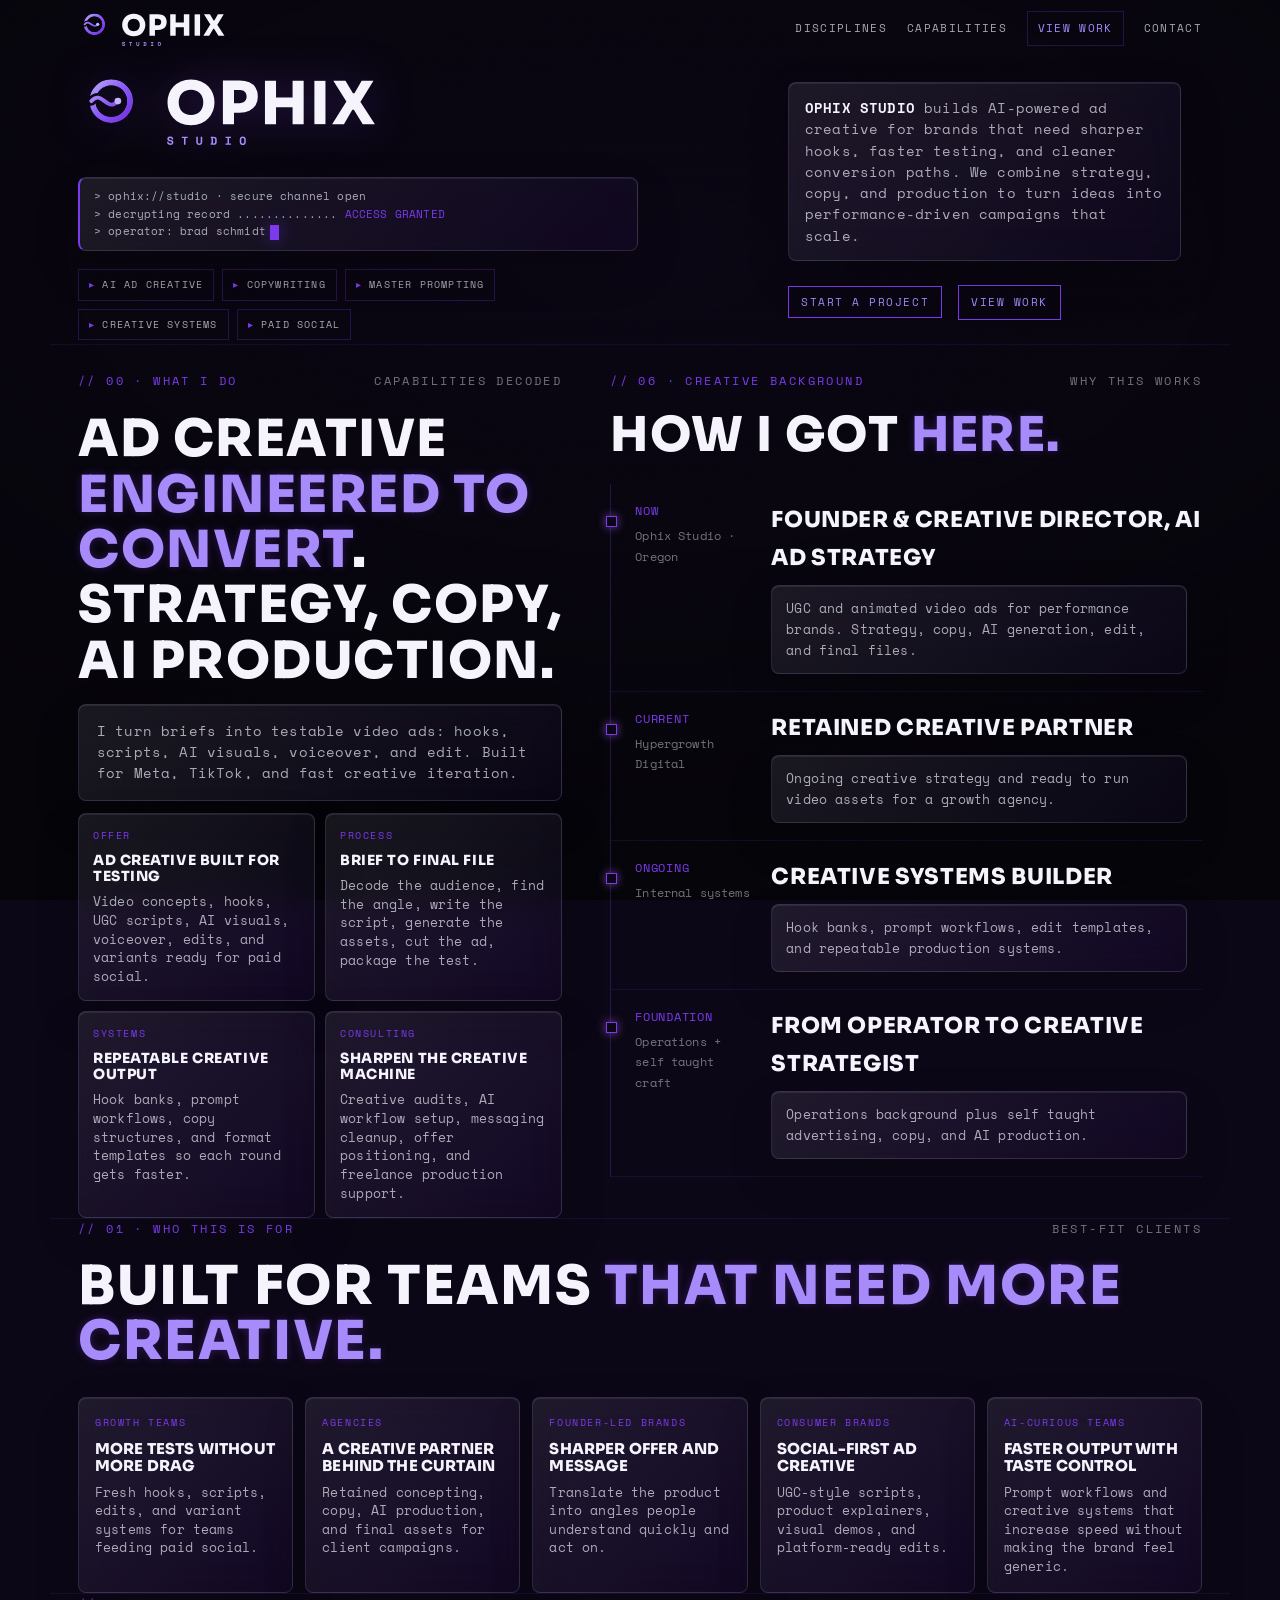
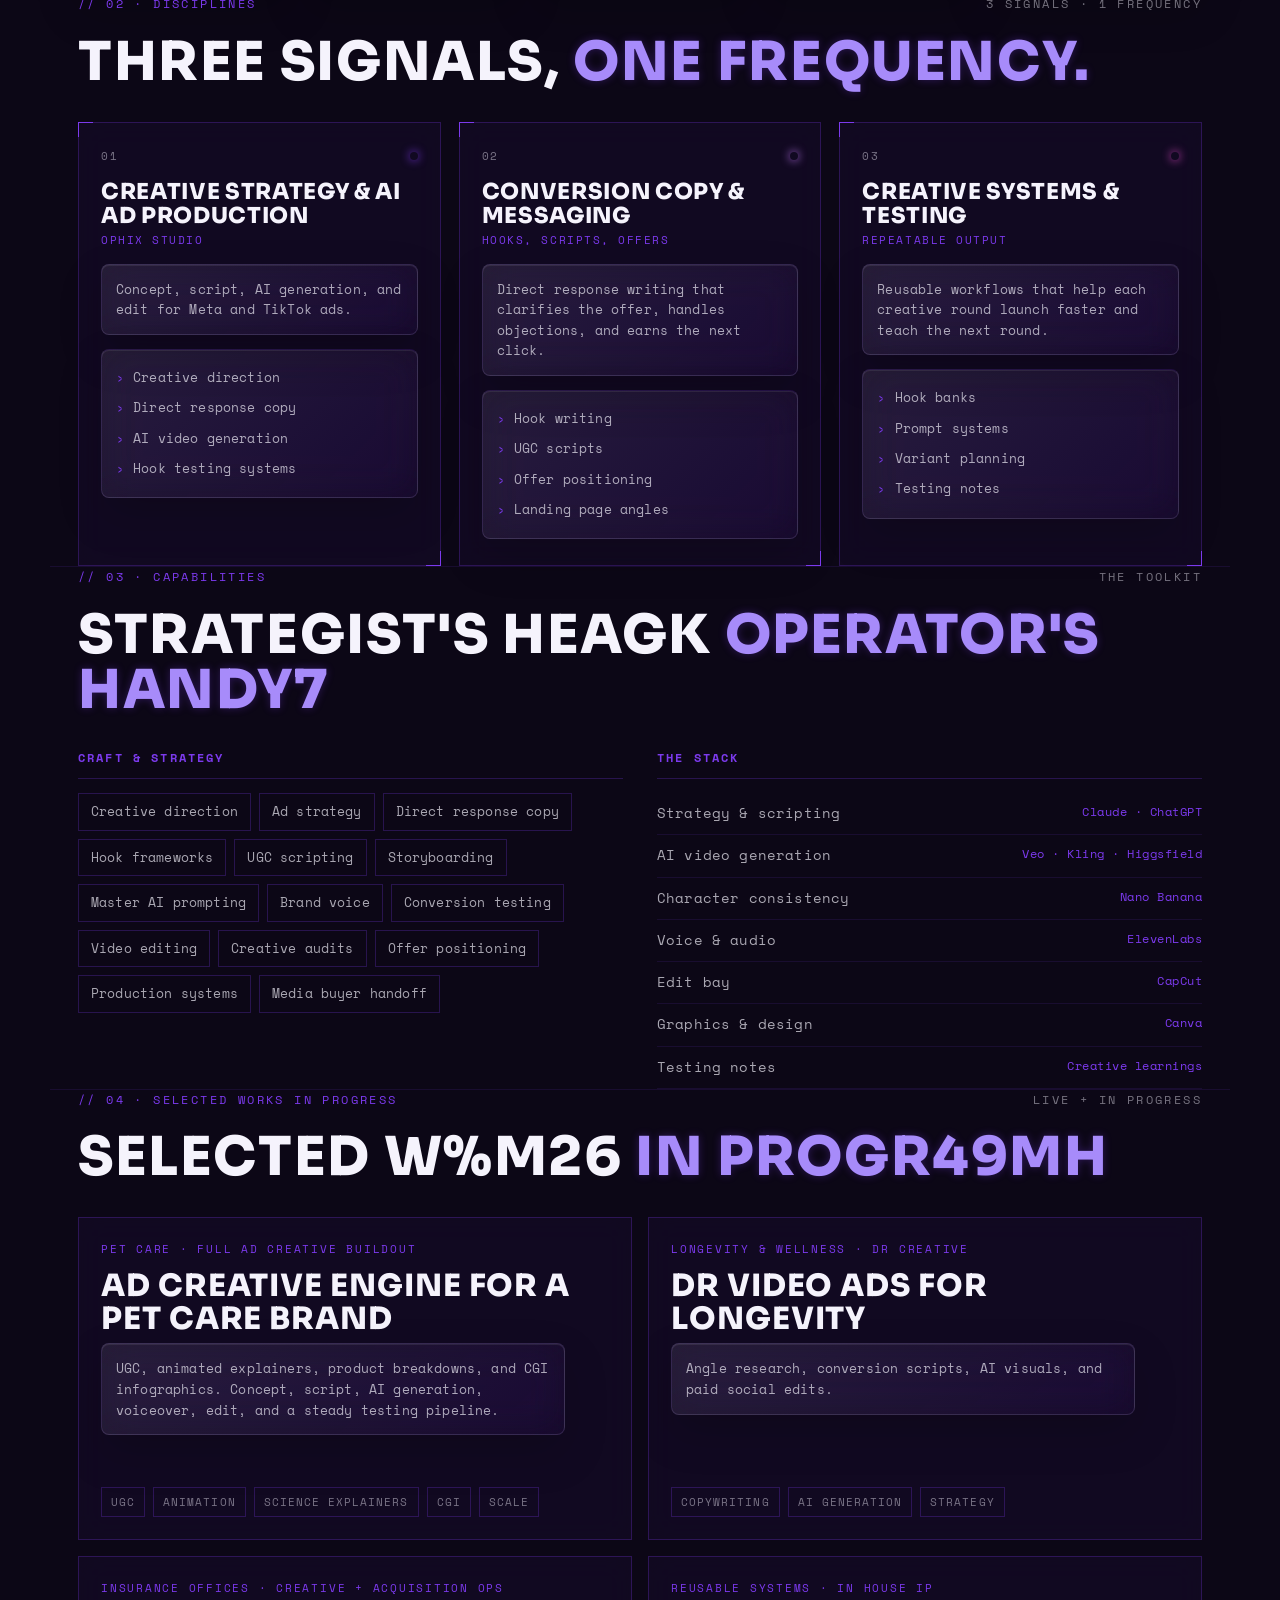
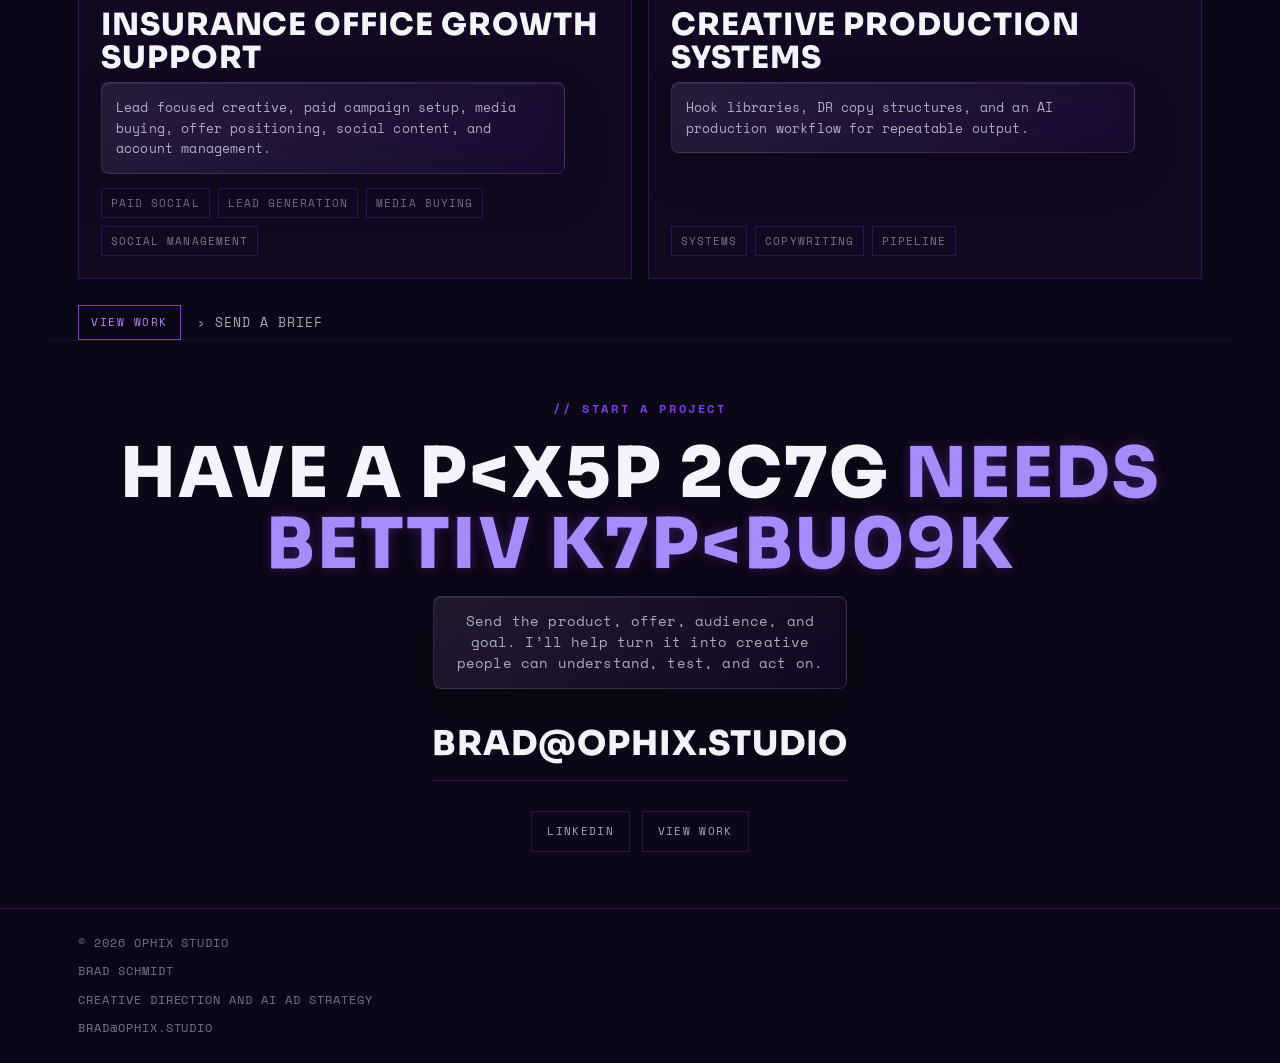
<file: index.html>
<!DOCTYPE html>
<html lang="en">
<head>
<meta charset="UTF-8" />
<meta name="viewport" content="width=device-width, initial-scale=1.0" />
<title>Ophix Studio</title>
<meta name="description" content="AI-Powered Creative Strategy, UGC Ads &amp; Performance Marketing" />
<meta name="robots" content="index, follow, max-image-preview:large" />
<meta name="author" content="Ophix Studio" />
<meta name="theme-color" content="#0C0716" />
<link rel="canonical" href="https://www.ophix.studio" />

<meta property="og:title" content="Ophix Studio" />
<meta property="og:description" content="AI-Powered Creative Strategy, UGC Ads &amp; Performance Marketing" />
<meta property="og:image" content="https://www.ophix.studio/og-image.jpg" />
<meta property="og:image:secure_url" content="https://www.ophix.studio/og-image.jpg" />
<meta property="og:image:type" content="image/jpeg" />
<meta property="og:image:width" content="1200" />
<meta property="og:image:height" content="630" />
<meta property="og:image:alt" content="Ophix Studio - AI-Powered Creative Strategy, UGC Ads &amp; Performance Marketing" />
<meta property="og:url" content="https://www.ophix.studio" />
<meta property="og:type" content="website" />
<meta property="og:site_name" content="Ophix Studio" />
<meta property="og:locale" content="en_US" />

<meta name="twitter:card" content="summary_large_image" />
<meta name="twitter:title" content="Ophix Studio" />
<meta name="twitter:description" content="AI-Powered Creative Strategy, UGC Ads &amp; Performance Marketing" />
<meta name="twitter:image" content="https://www.ophix.studio/og-image.jpg" />
<meta name="twitter:image:alt" content="Ophix Studio - AI-Powered Creative Strategy, UGC Ads &amp; Performance Marketing" />

<link rel="icon" type="image/png" sizes="180x180" href="https://www.ophix.studio/favicon.png" />
<link rel="icon" type="image/x-icon" href="https://www.ophix.studio/favicon.ico" />
<link rel="shortcut icon" href="https://www.ophix.studio/favicon.ico" />
<link rel="apple-touch-icon" sizes="180x180" href="https://www.ophix.studio/favicon.png" />

<style>
  @font-face{font-family:"Sora";src:url("brand/fonts/Sora-800.ttf") format("truetype");font-weight:800;font-style:normal;font-display:swap}
  @font-face{font-family:"Space Mono";src:url("brand/fonts/SpaceMono-Regular.ttf") format("truetype");font-weight:400;font-style:normal;font-display:swap}
  @font-face{font-family:"Space Mono";src:url("brand/fonts/SpaceMono-Bold.ttf") format("truetype");font-weight:700;font-style:normal;font-display:swap}

  :root{
    --bg:#0C0716;
    --panel:rgba(21,12,40,.62);
    --panel-2:rgba(21,12,40,.80);
    --line:rgba(124,58,237,.26);
    --line-soft:rgba(124,58,237,.12);
    --violet:#7C3AED;
    --violet-2:#6D28D9;
    --violet-soft:rgba(124,58,237,.16);
    --green:#16F2A4;
    --green-soft:rgba(22,242,164,.18);
    --halo:#C4B5FD;
    --light:#A78BFA;
    --text:#F5F3FC;
    --dim:rgba(245,243,252,.68);
    --faint:rgba(245,243,252,.46);
    --white:#F5F3FC;
    --glow:0 0 16px rgba(124,58,237,.48);
    --maxw:1180px;
  }
  *{box-sizing:border-box;margin:0;padding:0}
  html{scroll-behavior:smooth;background:var(--bg);max-width:100%;overflow-x:hidden}
  body{
    background:transparent;color:var(--text);
    font-family:"Space Mono",ui-monospace,monospace;
  font-size:16px;line-height:1.72;-webkit-font-smoothing:antialiased;
    overflow-x:hidden;position:relative;letter-spacing:.01em;
  }
  ::selection{background:var(--violet);color:#06060a}
  a{color:inherit;text-decoration:none}
  img{max-width:100%;display:block}

  /* ---- background layers ---- */
  #matrix{position:fixed;inset:0;z-index:-3;display:block}
  .overlay{position:fixed;inset:0;z-index:-2;pointer-events:none;
    background:radial-gradient(120% 90% at 50% 28%, rgba(12,7,22,.24), rgba(4,4,7,.78) 76%);}
  .scan{position:fixed;inset:0;z-index:-2;pointer-events:none;opacity:.5;
    background:repeating-linear-gradient(to bottom, rgba(0,0,0,0) 0, rgba(0,0,0,0) 2px, rgba(0,0,0,.16) 3px);}
  .grain{position:fixed;inset:0;z-index:-1;pointer-events:none;opacity:.045;mix-blend-mode:overlay;
    background-image:url("data:image/svg+xml,%3Csvg xmlns='http://www.w3.org/2000/svg' width='160' height='160'%3E%3Cfilter id='n'%3E%3CfeTurbulence type='fractalNoise' baseFrequency='.85' numOctaves='3'/%3E%3C/filter%3E%3Crect width='100%25' height='100%25' filter='url(%23n)'/%3E%3C/svg%3E");}

  @media (prefers-reduced-motion: reduce){ *{scroll-behavior:auto} }

  /* ---- helpers ---- */
  .wrap{max-width:var(--maxw);margin:0 auto;padding:0 28px}
  .bebas{font-family:"Sora",Impact,sans-serif;font-weight:800;letter-spacing:.03em}
  .vi{color:var(--violet)}
  .label{font-size:12px;letter-spacing:.22em;text-transform:uppercase;color:var(--violet);font-weight:700}
  .dim{color:var(--dim)}
  .sr-only{position:absolute;width:1px;height:1px;padding:0;margin:-1px;overflow:hidden;clip:rect(0,0,0,0);white-space:nowrap;border:0}

  section{position:relative;padding:74px 0;border-top:1px solid var(--line-soft)}
  .sec-head{display:flex;justify-content:space-between;align-items:center;gap:14px;flex-wrap:wrap;
    font-size:12px;letter-spacing:.2em;text-transform:uppercase;color:var(--faint);margin-bottom:30px}
  .sec-head .l{color:var(--violet)}
  .sec-head .r{color:var(--faint)}
  h2.title{font-family:"Sora",sans-serif;font-weight:800;text-transform:uppercase;font-size:clamp(30px,4.2vw,54px);line-height:1.02;letter-spacing:.03em;color:var(--white)}
  h2.title .vi{color:var(--light);text-shadow:0 0 9px rgba(124,58,237,.3)}

  /* corner-bracket panel */
  .panel{position:relative;background:var(--panel);border:1px solid var(--line);
    backdrop-filter:blur(14px) saturate(130%);transition:border-color .35s,box-shadow .35s,transform .35s}
  .panel::before,.panel::after{content:"";position:absolute;width:14px;height:14px;border:1px solid var(--violet);transition:opacity .35s}
  .panel::before{top:-1px;left:-1px;border-right:none;border-bottom:none}
  .panel::after{bottom:-1px;right:-1px;border-left:none;border-top:none}
  .panel:hover{border-color:var(--violet);box-shadow:0 0 0 1px var(--violet-soft),0 22px 60px rgba(124,58,237,.16)}

  .term,.roleline,.sub,.what-card,.fit-card,.disc p,.disc ul,.work p,.copy p,.contact .lead,.tl p{
    background:linear-gradient(135deg, rgba(245,243,252,.085), rgba(124,58,237,.045));
    border:1px solid rgba(196,181,253,.16);
    border-radius:8px;
    box-shadow:inset 0 1px 0 rgba(255,255,255,.08),0 18px 44px rgba(0,0,0,.18);
    backdrop-filter:blur(18px) saturate(145%);
  }

  /* ---- nav ---- */
  header{position:fixed;top:0;left:0;right:0;z-index:60;transition:background .35s,border-color .35s;border-bottom:1px solid transparent}
  header.on{background:rgba(12,7,22,.80);backdrop-filter:blur(12px);border-bottom:1px solid var(--line)}
  nav{display:flex;align-items:center;justify-content:space-between;max-width:var(--maxw);margin:0 auto;padding:8px 28px}
  .brand{display:flex;align-items:center;width:148px;min-width:148px}
  .brand-logo{width:148px;height:auto;display:block}
  .brand .gl{color:var(--violet);font-size:18px;text-shadow:var(--glow)}
  .navlinks{display:flex;gap:20px;align-items:center}
  .navlinks a{font-size:11px;letter-spacing:.12em;text-transform:uppercase;color:var(--dim);position:relative;transition:color .25s}
  .navlinks a.nav-work{border:1px solid var(--line);padding:7px 10px;color:var(--light)}
  .navlinks a:hover{color:var(--white)}
  .navlinks a::after{content:"";position:absolute;left:0;bottom:-5px;width:0;height:1px;background:var(--violet);transition:width .3s;box-shadow:var(--glow)}
  .navlinks a:hover::after{width:100%}
  .btn{font-family:"Space Mono",monospace;border:1px solid var(--violet);color:var(--light);background:transparent;
    padding:7px 12px;font-size:11px;letter-spacing:.14em;text-transform:uppercase;cursor:pointer;transition:.3s}
  .btn:hover{background:var(--violet);color:#0C0716;box-shadow:0 0 22px rgba(124,58,237,.5)}
  .mobile-actions{display:none;align-items:center;gap:8px}
  .mobile-work,.tg{display:none;background:none;border:1px solid var(--line);color:var(--text);padding:8px 11px;font-family:inherit;font-size:11px;letter-spacing:.12em;cursor:pointer}
  .mobile-work:hover,.tg:hover{border-color:var(--violet);color:var(--light)}

  /* ---- hero ---- */
  .hero{min-height:52svh;display:flex;align-items:flex-start;padding-top:70px;padding-bottom:20px;border-top:none}
  .hero-inner{width:100%}
  .hero-grid{display:grid;grid-template-columns:minmax(560px,1.05fr) minmax(0,.95fr);gap:36px;align-items:start;width:100%}
  .hero-copy{min-width:0}
  .term{font-size:11px;line-height:1.48;color:var(--dim);border-left:2px solid var(--violet);padding:10px 12px 10px 14px;margin-top:16px;width:min(100%,560px);max-width:560px}
  .term .ok{color:var(--violet)}
  .term div{overflow-wrap:anywhere}
  .term div{opacity:1}
  @keyframes boot{to{opacity:1}}
  .cursor{display:inline-block;width:9px;height:15px;background:var(--violet);margin-left:4px;animation:bl 1s steps(1) infinite;box-shadow:var(--glow);vertical-align:middle}
  @keyframes bl{50%{opacity:0}}
  .hero-signal{display:flex;flex-direction:column;align-items:flex-start}
  .hero-logo-title{margin:0}
  .hero-mark{width:min(100%,560px);height:auto;filter:drop-shadow(0 0 22px rgba(124,58,237,.28))}
  .roleline{max-width:54ch;color:var(--dim);font-size:14px;line-height:1.58;padding:14px 16px}
  .roleline b{color:var(--text)}
  .tags{display:flex;flex-wrap:wrap;gap:9px;margin-top:24px}
  .tag{font-size:11px;letter-spacing:.12em;text-transform:uppercase;color:var(--dim);border:1px solid var(--line);padding:6px 11px;white-space:nowrap}
  .tag::before{content:"▸ ";color:var(--violet)}
  .hero-signal .tags{flex-direction:row;align-items:flex-start;justify-content:flex-start;margin-top:18px;width:min(100%,430px);gap:8px}
  .hero-signal .tag{font-size:10px;padding:6px 10px}
  .hero-signal .tag{width:max-content;max-width:100%}
  .hero-cta{display:flex;gap:16px;margin-top:28px;flex-wrap:wrap;align-items:center}
  .arrow{font-size:13px;letter-spacing:.08em;text-transform:uppercase;color:var(--dim);transition:.25s}
  .arrow:hover{color:var(--violet)}

  /* ---- reveal ---- */
  .reveal{opacity:0;transform:translateY(22px);transition:opacity .8s cubic-bezier(.16,1,.3,1),transform .8s cubic-bezier(.16,1,.3,1)}
  .reveal.in{opacity:1;transform:none}
  .stagger>*{opacity:0;transform:translateY(18px);transition:opacity .7s cubic-bezier(.16,1,.3,1),transform .7s cubic-bezier(.16,1,.3,1)}
  .stagger.in>*{opacity:1;transform:none}
  .stagger.in>*:nth-child(2){transition-delay:.08s}
  .stagger.in>*:nth-child(3){transition-delay:.16s}
  .stagger.in>*:nth-child(4){transition-delay:.24s}

  /* ---- statement ---- */
  .statement{font-family:"Sora",sans-serif;font-weight:800;text-transform:uppercase;font-size:clamp(26px,3.6vw,48px);line-height:1.08;letter-spacing:.03em;color:var(--white);max-width:22ch}
  .statement .vi{color:var(--light);text-shadow:0 0 9px rgba(124,58,237,.3)}
  .sub{margin-top:18px;max-width:58ch;color:var(--dim);font-size:13.5px;line-height:1.6;padding:16px 18px}
  .sub b{color:var(--text)}
  .what-blocks{display:grid;grid-template-columns:1fr 1fr;gap:12px;margin-top:14px}
  .what-card{padding:14px 15px;min-height:132px}
  .what-card h3{font-family:"Sora",sans-serif;font-weight:800;text-transform:uppercase;font-size:14px;letter-spacing:.04em;color:var(--white);line-height:1.15}
  .what-card p{margin-top:9px;color:var(--dim);font-size:12.5px;line-height:1.5}
  .what-card .mini{display:block;margin-bottom:8px;font-size:10px;letter-spacing:.16em;text-transform:uppercase;color:var(--violet)}
  .about-trajectory{display:grid;gap:44px;align-items:start}
  .about-copy,.trajectory{min-width:0}
  .swipe-hint{display:none}
  .swipe-dots{display:none}
  .fit-grid{display:grid;grid-template-columns:repeat(5,minmax(0,1fr));gap:12px;margin-top:28px}
  .fit-card{padding:16px;min-height:156px}
  .fit-card .mini{display:block;margin-bottom:10px;font-size:10px;letter-spacing:.16em;text-transform:uppercase;color:var(--violet)}
  .fit-card h3{font-family:"Sora",sans-serif;font-weight:800;text-transform:uppercase;font-size:15px;line-height:1.12;color:var(--white)}
  .fit-card p{margin-top:9px;color:var(--dim);font-size:12.5px;line-height:1.48}

  /* ---- disciplines ---- */
  .disc-grid{display:grid;grid-template-columns:repeat(3,1fr);gap:18px;margin-top:48px}
  .disc{padding:30px 26px 34px}
  .disc .top{display:flex;justify-content:space-between;align-items:center;font-size:11px;letter-spacing:.16em;text-transform:uppercase;color:var(--faint)}
  .disc .dot{width:8px;height:8px;border-radius:50%;box-shadow:0 0 10px currentColor}
  .disc h3{font-family:"Sora",sans-serif;font-weight:800;text-transform:uppercase;font-size:22px;letter-spacing:.03em;color:var(--white);margin:20px 0 2px;line-height:1.12}
  .disc .alias{font-size:11px;letter-spacing:.14em;text-transform:uppercase;color:var(--violet);margin-bottom:14px}
  .disc p{font-size:13px;color:var(--dim);line-height:1.58;padding:14px}
  .disc ul{list-style:none;margin-top:14px;border-top:1px solid var(--line-soft);padding:14px}
  .disc li{font-size:13px;color:var(--dim);padding:4px 0;display:flex;gap:9px}
  .disc li::before{content:"›";color:var(--violet)}

  /* ---- capabilities ---- */
  .cap-grid{display:grid;grid-template-columns:1fr 1fr;gap:50px;margin-top:46px}
  .cap-col h4{font-size:12px;letter-spacing:.18em;text-transform:uppercase;color:var(--violet);margin-bottom:20px;padding-bottom:12px;border-bottom:1px solid var(--line)}
  .skills{display:flex;flex-wrap:wrap;gap:8px}
  .skill{font-size:12.5px;border:1px solid var(--line);padding:7px 12px;color:var(--dim);transition:.3s}
  .skill:hover{border-color:var(--green);color:var(--white);box-shadow:0 0 16px var(--green-soft)}
  .stack-row{display:flex;justify-content:space-between;gap:14px;padding:12px 0;border-bottom:1px solid var(--line-soft);font-size:13.5px}
  .stack-row span:first-child{color:var(--dim)}
  .stack-row span:last-child{color:var(--violet);text-align:right;font-size:12px;letter-spacing:.04em}

  /* ---- work ---- */
  .work-grid{display:grid;grid-template-columns:repeat(2,minmax(0,1fr));grid-auto-rows:1fr;gap:16px;margin-top:42px;align-items:stretch}
  .work{padding:24px;overflow:hidden;display:flex;flex-direction:column;min-height:250px}
  .work.feat{grid-column:auto}
  .work .kicker{font-size:11px;letter-spacing:.16em;text-transform:uppercase;color:var(--violet)}
  .work h3{font-family:"Sora",sans-serif;font-weight:800;text-transform:uppercase;font-size:clamp(22px,2.4vw,34px);letter-spacing:.03em;color:var(--white);margin:14px 0 12px;line-height:1.08;max-width:28ch}
  .work p{font-size:13px;color:var(--dim);max-width:58ch;line-height:1.58;padding:14px}
  .work .meta{margin-top:auto;padding-top:16px;display:flex;flex-wrap:wrap;gap:8px}
  .work .meta span{font-size:10.5px;letter-spacing:.1em;text-transform:uppercase;color:var(--faint);border:1px solid var(--line);padding:5px 9px}

  /* ---- media panels ---- */
  .pnl{display:grid;grid-template-columns:1fr 1fr;gap:44px;align-items:center;margin-top:46px}
  .pnl.flip .media{order:2}
  .copy h3{font-family:"Sora",sans-serif;font-weight:800;text-transform:uppercase;font-size:clamp(28px,3.7vw,48px);letter-spacing:.03em;color:var(--white);line-height:1.05}
  .copy .alias{font-size:12px;letter-spacing:.14em;text-transform:uppercase;color:var(--violet);margin-bottom:8px}
  .copy p{color:var(--dim);font-size:13.5px;max-width:44ch;margin-top:12px;line-height:1.58;padding:14px 16px}
  .frame{border:1px solid var(--line);overflow:hidden;background:#000;box-shadow:0 22px 56px rgba(0,0,0,.55)}
  .frame iframe{display:block;width:100%;border:0}
  .tracklist{list-style:none;margin-top:22px;border-top:1px solid var(--line)}
  .tracklist a{display:flex;align-items:center;gap:14px;padding:12px 0;border-bottom:1px solid var(--line-soft);transition:.3s;font-size:14px}
  .tracklist a:hover{padding-left:9px;color:var(--violet)}
  .tracklist .n{font-size:11px;color:var(--faint);width:24px}
  .tracklist .t{flex:1}
  .tracklist .y{font-size:11px;color:var(--faint)}
  .plinks{display:flex;gap:18px;margin-top:24px;flex-wrap:wrap}
  .plinks a{font-size:12px;letter-spacing:.08em;text-transform:uppercase;color:var(--dim);transition:.25s}
  .plinks a:hover{color:var(--violet)}

  .yt-card{position:relative;overflow:hidden;border:1px solid var(--line);padding:40px 32px;min-height:300px;
    background:var(--panel);backdrop-filter:blur(3px);display:flex;flex-direction:column;justify-content:center;transition:.35s}
  .yt-card:hover{border-color:var(--violet);box-shadow:0 22px 60px rgba(124,58,237,.18)}
  .yt-play{width:56px;height:56px;border-radius:50%;border:1px solid var(--violet);color:var(--violet);
    display:flex;align-items:center;justify-content:center;font-size:16px;margin-bottom:22px;padding-left:3px;transition:.3s;box-shadow:0 0 18px rgba(177,108,255,.3)}
  .yt-card:hover .yt-play{background:var(--violet);color:#0C0716}
  .yt-name{font-family:"Sora",sans-serif;font-weight:800;text-transform:uppercase;font-size:28px;letter-spacing:.03em;color:var(--white);line-height:1.08}
  .yt-sub{font-size:11px;letter-spacing:.12em;text-transform:uppercase;color:var(--faint);margin-top:8px}
  .yt-tags{display:flex;flex-wrap:wrap;gap:8px;margin-top:20px}
  .yt-tags span{font-size:11px;border:1px solid var(--line);padding:5px 10px;color:var(--dim)}
  .yt-cta{margin-top:24px;font-size:12px;letter-spacing:.1em;text-transform:uppercase;color:var(--violet)}

  /* ---- timeline ---- */
  .timeline{margin-top:46px;border-left:1px solid var(--line)}
  .tl{display:grid;grid-template-columns:180px 1fr;gap:28px;padding:26px 0 26px 30px;border-bottom:1px solid var(--line-soft);position:relative}
  .tl::before{content:"";position:absolute;left:-5px;top:32px;width:9px;height:9px;background:var(--bg);border:1px solid var(--violet);box-shadow:0 0 10px rgba(177,108,255,.6)}
  .tl:hover::before{background:var(--violet)}
  .tl .when{font-size:12px;letter-spacing:.06em;color:var(--violet)}
  .tl .where{font-size:12px;color:var(--faint);margin-top:4px}
  .tl h3{font-family:"Sora",sans-serif;font-weight:800;text-transform:uppercase;font-size:18px;letter-spacing:.03em;color:var(--white)}
  .tl p{font-size:12.5px;color:var(--dim);margin-top:8px;max-width:52ch;line-height:1.52;padding:12px 14px}

  /* ---- contact ---- */
  .contact{text-align:center;padding:76px 0 68px}
  .contact h2{font-family:"Sora",sans-serif;font-weight:800;text-transform:uppercase;font-size:clamp(32px,5.8vw,70px);line-height:1.02;letter-spacing:.03em;color:var(--white)}
  .contact h2 .vi{color:var(--light);text-shadow:0 0 12px rgba(124,58,237,.34)}
  .contact .lead{max-width:46ch;margin:18px auto 0;color:var(--dim);font-size:13.5px;line-height:1.55;padding:14px 16px}
  .contact .email{display:inline-block;margin-top:36px;font-family:"Sora",sans-serif;font-weight:800;text-transform:uppercase;font-size:clamp(20px,3vw,34px);letter-spacing:.03em;color:var(--white);border-bottom:1px solid var(--line);padding-bottom:6px;transition:.3s}
  .contact .email:hover{color:var(--violet);border-color:var(--violet);text-shadow:var(--glow)}
  .socials{display:flex;gap:12px;justify-content:center;flex-wrap:wrap;margin-top:42px}
  .socials a{font-size:11px;letter-spacing:.12em;text-transform:uppercase;color:var(--dim);border:1px solid var(--line);padding:10px 15px;transition:.3s}
  .socials a:hover{border-color:var(--violet);color:var(--light);box-shadow:0 0 16px rgba(124,58,237,.3)}

  footer{border-top:1px solid var(--line);padding:32px 0}
  .foot{display:flex;flex-direction:column;align-items:flex-start;gap:8px;font-size:12px;letter-spacing:.08em;text-transform:uppercase;color:var(--faint)}
  .foot a:hover{color:var(--violet)}

  @media(min-width:881px){
    nav{padding:8px 28px}
    section{padding:54px 0}
    .about-trajectory{grid-template-columns:minmax(0,.9fr) minmax(420px,1.1fr);gap:48px;padding-top:26px}
    .about-trajectory .statement{font-size:clamp(36px,4vw,52px)}
    .about-trajectory h2.title{font-size:clamp(34px,4vw,48px)}
    .about-trajectory .timeline{margin-top:24px}
    .about-trajectory .tl{grid-template-columns:118px 1fr;gap:18px;padding:17px 0 17px 24px}
    .about-trajectory .tl h3{font-size:22px}
    .about-trajectory .tl p{font-size:13px;line-height:1.62}
    .hero{min-height:auto;padding-top:68px;padding-bottom:4px}
    .hero-grid{grid-template-columns:minmax(680px,1fr) minmax(0,.95fr);gap:30px}
    .term{line-height:1.58;margin-top:28px}
    .hero-mark{width:min(100%,680px)}
    .roleline{margin-top:14px;line-height:1.52}
    .tags{margin-top:18px}
    .hero-copy .tags{flex-wrap:wrap}
    .hero-copy .tag{font-size:9.5px;padding:5px 7px}
    .hero-cta{margin-top:24px}
    .sec-head{margin-bottom:20px}
    .sub{margin-top:16px;line-height:1.55}
    .what-blocks{gap:10px;margin-top:12px}
    .what-card{min-height:124px;padding:13px 14px}
    .disc-grid,.work-grid{margin-top:32px}
    .disc{padding:24px 22px 26px}
    .disc h3{margin-top:14px}
    .disc ul{margin-top:14px;padding-top:12px}
    .cap-grid{gap:34px;margin-top:30px}
    .cap-col h4{margin-bottom:14px;padding-bottom:10px}
    .stack-row{padding:9px 0}
    .work{padding:22px;min-height:244px}
    .work h3{margin:10px 0 8px}
    .work .meta{padding-top:14px}
    .pnl{gap:34px;margin-top:30px}
    .tracklist{margin-top:16px}
    .tracklist a{padding:9px 0}
    .frame iframe{max-height:360px}
    .yt-card{min-height:250px;padding:30px 28px}
    .timeline{margin-top:30px}
    .tl{grid-template-columns:150px 1fr;gap:22px;padding:20px 0 20px 26px}
    .contact{padding:58px 0 56px}
    .contact .lead{margin-top:16px}
    .contact .email{margin-top:26px}
    .socials{margin-top:30px}
    footer{padding:24px 0}
  }

  @media(max-width:880px){
    html,body{width:100%;max-width:100%;overflow-x:hidden}
    .wrap{width:100%;max-width:100%;padding-left:20px;padding-right:20px}
    nav{padding:8px 18px}
    .navlinks{display:none}
    .navlinks.open{display:flex;position:absolute;top:60px;right:18px;flex-direction:column;gap:18px;
      background:rgba(9,8,14,.97);border:1px solid var(--line);padding:22px 26px;backdrop-filter:blur(12px)}
    .mobile-actions{display:flex}
    .mobile-work,.tg{display:inline-flex}
    .hero{overflow:hidden}
    .brand,.brand-logo{width:124px;min-width:124px}
    .hero{padding-top:86px}
    .hero-grid{grid-template-columns:minmax(0,1fr);gap:34px;width:100%;max-width:100%}
    .hero-grid>*{min-width:0;max-width:100%}
    .hero-inner,.hero-grid,.hero-signal,.hero-copy{width:calc(100vw - 40px);max-width:calc(100vw - 40px);overflow:hidden}
    .hero-mark{width:100%;max-width:320px}
    .term{width:100%;max-width:100%;font-size:11px;overflow-wrap:anywhere}
    .hero-signal .tags{width:100%;max-width:100%;gap:7px}
    .hero-signal .tag{font-size:9px;padding:5px 7px;white-space:normal}
    .roleline,.tags,.hero-cta{width:100%;max-width:calc(100vw - 40px)}
    .roleline{font-size:14px;overflow-wrap:break-word}
    .statement{font-size:30px;line-height:1.1;max-width:100%;overflow-wrap:break-word}
    .swipe-hint{display:block;margin:12px 0 0;font-size:10px;letter-spacing:.16em;text-transform:uppercase;color:var(--faint)}
    .what-blocks,.timeline,.fit-grid,.disc-grid,.cap-grid,.work-grid{
      display:flex;
      gap:12px;
      margin-left:-20px;
      margin-right:-20px;
      padding:2px 20px 18px;
      overflow-x:auto;
      overflow-y:hidden;
      scroll-snap-type:x mandatory;
      scroll-padding:20px;
      -webkit-overflow-scrolling:touch;
      scrollbar-width:none;
    }
    .what-blocks::-webkit-scrollbar,.timeline::-webkit-scrollbar,.fit-grid::-webkit-scrollbar,.disc-grid::-webkit-scrollbar,.cap-grid::-webkit-scrollbar,.work-grid::-webkit-scrollbar{display:none}
    .what-blocks>*,
    .timeline>*,
    .fit-grid>*,
    .disc-grid>*,
    .cap-grid>*,
    .work-grid>*{
      flex:0 0 min(82vw,330px);
      scroll-snap-align:start;
    }
    .swipe-dots{display:flex;gap:6px;margin-top:6px}
    .swipe-dots span{width:18px;height:2px;background:var(--line);display:block}
    .swipe-dots span:first-child{background:var(--violet);box-shadow:var(--glow)}
    .what-card{min-height:190px}
    h2.title,.disc h3,.work h3,.copy h3,.contact h2{font-size-adjust:none;overflow-wrap:anywhere}
    h2.title{font-size:clamp(26px,8vw,36px)}
    .fit-grid,.disc-grid,.cap-grid,.work-grid{grid-template-columns:none}
    .cap-col{background:linear-gradient(135deg, rgba(245,243,252,.085), rgba(124,58,237,.045));border:1px solid rgba(196,181,253,.16);border-radius:8px;padding:16px;backdrop-filter:blur(18px) saturate(145%)}
    .disc,.work{min-height:360px}
    .work.feat{grid-column:auto}
    .timeline{border-left:0;margin-top:20px}
    .tl{border:1px solid rgba(196,181,253,.16);border-radius:8px;background:linear-gradient(135deg, rgba(245,243,252,.085), rgba(124,58,237,.045));backdrop-filter:blur(18px) saturate(145%);padding:18px}
    .tl::before{display:none}
    .pnl{grid-template-columns:1fr;gap:28px}
    .pnl.flip .media{order:0}
    .tl{grid-template-columns:1fr;gap:8px;padding-left:26px}
    section{padding:58px 0}
  }

  @media print{
    #matrix,.overlay,.scan,.grain,header,.hero-cta,.tg,.frame,.socials,.cursor,.term{display:none!important}
    body{background:#fff;color:#111}
    .vi,.label,.kicker,.alias,.when{color:#6d28d9!important;text-shadow:none!important}
    h1,h2,h3,.title,.statement,.contact h2,.yt-name,.brand{color:#111!important}
    a{color:#111!important}
    .panel,.work,.frame,.yt-card{border-color:#ccc!important;background:#fff!important}
    .reveal,.stagger>*{opacity:1!important;transform:none!important}
    .hero{min-height:auto}
  }
</style>
</head>
<body>
<canvas id="matrix"></canvas>
<div class="overlay"></div>
<div class="scan"></div>
<div class="grain"></div>

<!-- ===== NAV ===== -->
<header id="header">
  <nav>
    <a href="#top" class="brand" aria-label="OPHIX Studio">
      <img class="brand-logo" src="brand/svg/ophix-logo-horizontal.svg" alt="OPHIX Studio" />
    </a>
    <div class="navlinks" id="navlinks">
      <a href="#disciplines">Disciplines</a>
      <a href="#capabilities">Capabilities</a>
      <a class="nav-work" href="work.html">View Work</a>
      <a href="#contact">Contact</a>
    </div>
    <div class="mobile-actions">
      <a class="mobile-work" href="work.html">WORK</a>
      <button class="tg" id="tg">MENU</button>
    </div>
  </nav>
</header>

<!-- ===== HERO ===== -->
<section class="hero wrap" id="top">
  <div class="hero-inner">
    <div class="hero-grid">
      <div class="hero-signal">
        <h1 class="hero-logo-title">
          <img class="hero-mark" src="brand/svg/ophix-logo-horizontal.svg" alt="" />
          <span class="sr-only">OPHIX STUDIO</span>
        </h1>
        <div class="term">
          <div>&gt; ophix://studio · secure channel open</div>
          <div>&gt; decrypting record .............. <span class="ok">ACCESS GRANTED</span></div>
          <div>&gt; operator: brad schmidt<span class="cursor"></span></div>
        </div>
        <div class="tags">
          <span class="tag">AI Ad Creative</span>
          <span class="tag">Copywriting</span>
          <span class="tag">Master Prompting</span>
          <span class="tag">Creative Systems</span>
          <span class="tag">Paid Social</span>
        </div>
      </div>

      <div class="hero-copy">
        <p class="roleline">
          <b>OPHIX STUDIO</b> builds AI-powered ad creative for brands that need sharper
          hooks, faster testing, and cleaner conversion paths. We combine strategy, copy,
          and production to turn ideas into performance-driven campaigns that scale.
        </p>
        <div class="hero-cta">
          <button class="btn" onclick="document.getElementById('contact').scrollIntoView()">Start a project</button>
          <a class="btn" href="work.html">View Work</a>
        </div>
      </div>
    </div>
  </div>
</section>

<!-- ===== WHAT I DO + TRAJECTORY ===== -->
<section class="wrap about-trajectory" id="about">
  <div class="about-copy">
    <div class="sec-head"><span class="l">// 00 · What I do</span><span class="r">Capabilities decoded</span></div>
    <p class="statement reveal">
      Ad creative <span class="vi">engineered to convert</span>. Strategy, copy, AI production.
    </p>
    <p class="sub reveal">
      I turn briefs into testable video ads: hooks, scripts, AI visuals, voiceover, and edit.
      Built for Meta, TikTok, and fast creative iteration.
    </p>
    <div class="swipe-hint">Swipe the blocks →</div>
    <div class="swipe-dots" aria-hidden="true"><span></span><span></span><span></span></div>
    <div class="what-blocks stagger">
      <div class="what-card">
        <span class="mini">Offer</span>
        <h3>Ad creative built for testing</h3>
        <p>Video concepts, hooks, UGC scripts, AI visuals, voiceover, edits, and variants ready for paid social.</p>
      </div>
      <div class="what-card">
        <span class="mini">Process</span>
        <h3>Brief to final file</h3>
        <p>Decode the audience, find the angle, write the script, generate the assets, cut the ad, package the test.</p>
      </div>
      <div class="what-card">
        <span class="mini">Systems</span>
        <h3>Repeatable creative output</h3>
        <p>Hook banks, prompt workflows, copy structures, and format templates so each round gets faster.</p>
      </div>
      <div class="what-card">
        <span class="mini">Consulting</span>
        <h3>Sharpen the creative machine</h3>
        <p>Creative audits, AI workflow setup, messaging cleanup, offer positioning, and freelance production support.</p>
      </div>
    </div>
  </div>

  <div class="trajectory" id="experience">
    <div class="sec-head"><span class="l">// 06 · Creative background</span><span class="r">Why this works</span></div>
    <h2 class="title"><span class="decode">HOW I GOT</span> <span class="vi decode">HERE.</span></h2>
    <div class="swipe-hint">Swipe the timeline →</div>
    <div class="swipe-dots" aria-hidden="true"><span></span><span></span><span></span></div>

    <div class="timeline stagger">
      <div class="tl">
        <div><div class="when">NOW</div><div class="where">Ophix Studio · Oregon</div></div>
        <div>
          <h3>Founder &amp; Creative Director, AI Ad Strategy</h3>
          <p>UGC and animated video ads for performance brands. Strategy, copy, AI generation,
             edit, and final files.</p>
        </div>
      </div>
      <div class="tl">
        <div><div class="when">CURRENT</div><div class="where">Hypergrowth Digital</div></div>
        <div>
          <h3>Retained Creative Partner</h3>
          <p>Ongoing creative strategy and ready to run video assets for a growth agency.</p>
        </div>
      </div>
      <div class="tl">
        <div><div class="when">ONGOING</div><div class="where">Internal systems</div></div>
        <div>
          <h3>Creative Systems Builder</h3>
          <p>Hook banks, prompt workflows, edit templates, and repeatable production systems.</p>
        </div>
      </div>
      <div class="tl">
        <div><div class="when">FOUNDATION</div><div class="where">Operations + self taught craft</div></div>
        <div>
          <h3>From Operator to Creative Strategist</h3>
          <p>Operations background plus self taught advertising, copy, and AI production.</p>
        </div>
      </div>
    </div>
  </div>
</section>

<!-- ===== WHO THIS IS FOR ===== -->
<section class="wrap" id="fit">
  <div class="sec-head"><span class="l">// 01 · Who this is for</span><span class="r">Best-fit clients</span></div>
  <h2 class="title"><span class="decode">BUILT FOR TEAMS</span> <span class="vi decode">THAT NEED MORE CREATIVE.</span></h2>
  <div class="swipe-hint">Swipe client fits →</div>
  <div class="swipe-dots" aria-hidden="true"><span></span><span></span><span></span></div>
  <div class="fit-grid stagger">
    <div class="fit-card">
      <span class="mini">Growth teams</span>
      <h3>More tests without more drag</h3>
      <p>Fresh hooks, scripts, edits, and variant systems for teams feeding paid social.</p>
    </div>
    <div class="fit-card">
      <span class="mini">Agencies</span>
      <h3>A creative partner behind the curtain</h3>
      <p>Retained concepting, copy, AI production, and final assets for client campaigns.</p>
    </div>
    <div class="fit-card">
      <span class="mini">Founder-led brands</span>
      <h3>Sharper offer and message</h3>
      <p>Translate the product into angles people understand quickly and act on.</p>
    </div>
    <div class="fit-card">
      <span class="mini">Consumer brands</span>
      <h3>Social-first ad creative</h3>
      <p>UGC-style scripts, product explainers, visual demos, and platform-ready edits.</p>
    </div>
    <div class="fit-card">
      <span class="mini">AI-curious teams</span>
      <h3>Faster output with taste control</h3>
      <p>Prompt workflows and creative systems that increase speed without making the brand feel generic.</p>
    </div>
  </div>
</section>

<!-- ===== DISCIPLINES ===== -->
<section class="wrap" id="disciplines">
  <div class="sec-head"><span class="l">// 02 · Disciplines</span><span class="r">3 signals · 1 frequency</span></div>
  <h2 class="title"><span class="decode">THREE SIGNALS,</span> <span class="vi decode">ONE FREQUENCY.</span></h2>
  <div class="swipe-hint">Swipe disciplines →</div>
  <div class="swipe-dots" aria-hidden="true"><span></span><span></span><span></span></div>

  <div class="disc-grid stagger">
    <div class="panel disc">
      <div class="top"><span>01</span><span class="dot" style="color:var(--violet)"></span></div>
      <h3>Creative Strategy &amp; AI Ad Production</h3>
      <div class="alias">Ophix Studio</div>
      <p>Concept, script, AI generation, and edit for Meta and TikTok ads.</p>
      <ul>
        <li>Creative direction</li>
        <li>Direct response copy</li>
        <li>AI video generation</li>
        <li>Hook testing systems</li>
      </ul>
    </div>
    <div class="panel disc">
      <div class="top"><span>02</span><span class="dot" style="color:#C77DFF"></span></div>
      <h3>Conversion Copy &amp; Messaging</h3>
      <div class="alias">Hooks, scripts, offers</div>
      <p>Direct response writing that clarifies the offer, handles objections, and earns the next click.</p>
      <ul>
        <li>Hook writing</li>
        <li>UGC scripts</li>
        <li>Offer positioning</li>
        <li>Landing page angles</li>
      </ul>
    </div>
    <div class="panel disc">
      <div class="top"><span>03</span><span class="dot" style="color:#E04CC9"></span></div>
      <h3>Creative Systems &amp; Testing</h3>
      <div class="alias">Repeatable output</div>
      <p>Reusable workflows that help each creative round launch faster and teach the next round.</p>
      <ul>
        <li>Hook banks</li>
        <li>Prompt systems</li>
        <li>Variant planning</li>
        <li>Testing notes</li>
      </ul>
    </div>
  </div>
</section>

<!-- ===== CAPABILITIES ===== -->
<section class="wrap" id="capabilities">
  <div class="sec-head"><span class="l">// 03 · Capabilities</span><span class="r">The toolkit</span></div>
  <h2 class="title"><span class="decode">STRATEGIST'S HEAD,</span> <span class="vi decode">OPERATOR'S HANDS.</span></h2>
  <div class="swipe-hint">Swipe toolkit →</div>
  <div class="swipe-dots" aria-hidden="true"><span></span><span></span><span></span></div>

  <div class="cap-grid">
    <div class="cap-col reveal">
      <h4>Craft &amp; strategy</h4>
      <div class="skills">
        <span class="skill">Creative direction</span>
        <span class="skill">Ad strategy</span>
        <span class="skill">Direct response copy</span>
        <span class="skill">Hook frameworks</span>
        <span class="skill">UGC scripting</span>
        <span class="skill">Storyboarding</span>
        <span class="skill">Master AI prompting</span>
        <span class="skill">Brand voice</span>
        <span class="skill">Conversion testing</span>
        <span class="skill">Video editing</span>
        <span class="skill">Creative audits</span>
        <span class="skill">Offer positioning</span>
        <span class="skill">Production systems</span>
        <span class="skill">Media buyer handoff</span>
      </div>
    </div>
    <div class="cap-col reveal">
      <h4>The stack</h4>
      <div class="stack-row"><span>Strategy &amp; scripting</span><span>Claude · ChatGPT</span></div>
      <div class="stack-row"><span>AI video generation</span><span>Veo · Kling · Higgsfield</span></div>
      <div class="stack-row"><span>Character consistency</span><span>Nano Banana</span></div>
      <div class="stack-row"><span>Voice &amp; audio</span><span>ElevenLabs</span></div>
      <div class="stack-row"><span>Edit bay</span><span>CapCut</span></div>
      <div class="stack-row"><span>Graphics &amp; design</span><span>Canva</span></div>
      <div class="stack-row"><span>Testing notes</span><span>Creative learnings</span></div>
    </div>
  </div>
</section>

<!-- ===== WORK ===== -->
<section class="wrap" id="work">
  <div class="sec-head"><span class="l">// 04 · Selected works in progress</span><span class="r">Live + in progress</span></div>
  <h2 class="title"><span class="decode">SELECTED WORKS</span> <span class="vi decode">IN PROGRESS.</span></h2>
  <div class="swipe-hint">Swipe selected work →</div>
  <div class="swipe-dots" aria-hidden="true"><span></span><span></span><span></span></div>

  <div class="work-grid stagger">
    <div class="panel work feat">
      <div class="kicker">Pet care · full ad creative buildout</div>
      <h3>Ad creative engine for a pet care brand</h3>
      <p>UGC, animated explainers, product breakdowns, and CGI infographics. Concept,
         script, AI generation, voiceover, edit, and a steady testing pipeline.</p>
      <div class="meta"><span>UGC</span><span>Animation</span><span>Science explainers</span><span>CGI</span><span>Scale</span></div>
    </div>
    <div class="panel work">
      <div class="kicker">Longevity &amp; wellness · DR creative</div>
      <h3>DR video ads for longevity</h3>
      <p>Angle research, conversion scripts, AI visuals, and paid social edits.</p>
      <div class="meta"><span>Copywriting</span><span>AI generation</span><span>Strategy</span></div>
    </div>
    <div class="panel work">
      <div class="kicker">Insurance offices · creative + acquisition ops</div>
      <h3>Insurance office growth support</h3>
      <p>Lead focused creative, paid campaign setup, media buying, offer positioning,
         social content, and account management.</p>
      <div class="meta"><span>Paid social</span><span>Lead generation</span><span>Media buying</span><span>Social management</span></div>
    </div>
    <div class="panel work">
      <div class="kicker">Reusable systems · In house IP</div>
      <h3>Creative production systems</h3>
      <p>Hook libraries, DR copy structures, and an AI production workflow for repeatable output.</p>
      <div class="meta"><span>Systems</span><span>Copywriting</span><span>Pipeline</span></div>
    </div>
  </div>
  <div class="hero-cta" style="margin-top:26px">
    <a class="btn" href="work.html">View Work</a>
    <a class="arrow" href="mailto:brad@ophix.studio">› Send a brief</a>
  </div>
</section>

<!-- ===== CONTACT ===== -->
<section class="contact wrap" id="contact">
  <div class="label" style="margin-bottom:18px">// Start a project</div>
  <h2><span class="decode">HAVE A BRIEF THAT</span> <span class="vi decode">NEEDS BETTER CREATIVE?</span></h2>
  <p class="lead">Send the product, offer, audience, and goal. I’ll help turn it into creative people can understand, test, and act on.</p>
  <a class="email" href="mailto:brad@ophix.studio">brad@ophix.studio</a>
  <div class="socials">
    <a href="https://www.linkedin.com/in/brad-schmidt-b620b81b8/" target="_blank" rel="noopener">LinkedIn</a>
    <a href="work.html">View Work</a>
  </div>
</section>

<footer>
  <div class="wrap foot">
    <span>© <span id="yr"></span> Ophix Studio</span>
    <span>Brad Schmidt</span>
    <span>Creative direction and AI ad strategy</span>
    <a href="mailto:brad@ophix.studio">brad@ophix.studio</a>
  </div>
</footer>

<script>
  document.getElementById('yr').textContent = new Date().getFullYear();
  const reduce = window.matchMedia('(prefers-reduced-motion: reduce)').matches;

  /* ---------- violet + green matrix rain ---------- */
  (function(){
    const cvs = document.getElementById('matrix');
    const ctx = cvs.getContext('2d');
    let cols, drops, fs = 16;
    const glyphs = 'アイウエオカキクケコサシスセソタチツテトナニヌネノ0123456789ABCDEF#%@*+=<>{}/01OPHIXSTUDIO'.split('');
    const rainColors = ['#16F2A4','#0FC77E','#A78BFA','#7C3AED','#4AE7B0'];
    function resize(){
      cvs.width = window.innerWidth; cvs.height = window.innerHeight;
      fs = window.innerWidth < 700 ? 13 : 16;
      cols = Math.ceil(cvs.width / fs);
      drops = Array.from({length: cols}, () => Math.random() * -60);
    }
    resize();
    window.addEventListener('resize', resize);
    let last = 0; const interval = 1000 / 26;
    function draw(t){
      requestAnimationFrame(draw);
      if (t - last < interval) return;
      last = t;
      ctx.fillStyle = 'rgba(4,4,7,0.105)';
      ctx.fillRect(0, 0, cvs.width, cvs.height);
      ctx.font = fs + 'px "Space Mono", monospace';
      for (let i = 0; i < cols; i++){
        const ch = glyphs[(Math.random() * glyphs.length) | 0];
        const x = i * fs, y = drops[i] * fs;
        if (Math.random() > 0.968){
          ctx.fillStyle = '#F5F3FC';
          ctx.shadowColor = Math.random() > 0.5 ? '#16F2A4' : '#7C3AED';
          ctx.shadowBlur = 9;
        } else {
          ctx.fillStyle = rainColors[(Math.random() * rainColors.length) | 0];
          ctx.globalAlpha = Math.random() > 0.58 ? 0.8 : 0.42;
          ctx.shadowBlur = 0;
        }
        ctx.fillText(ch, x, y);
        ctx.globalAlpha = 1;
        if (y > cvs.height && Math.random() > 0.975) drops[i] = 0;
        drops[i]++;
      }
      ctx.shadowBlur = 0;
    }
    requestAnimationFrame(draw);
  })();

  /* ---------- decode / scramble text ---------- */
  (function(){
    const chars = 'ABCDEFGHIJKLMNOPQRSTUVWXYZ0123456789#%&/<>';
    function scramble(el){
      const target = el.dataset.text;
      const dur = 620; const start = performance.now();
      function frame(now){
        const p = Math.min((now - start) / dur, 1);
        const reveal = Math.floor(p * target.length);
        let out = '';
        for (let i = 0; i < target.length; i++){
          if (target[i] === ' ') { out += ' '; continue; }
          out += i < reveal ? target[i] : chars[(Math.random()*chars.length)|0];
        }
        el.textContent = out;
        if (p < 1) requestAnimationFrame(frame); else el.textContent = target;
      }
      requestAnimationFrame(frame);
    }
    const els = document.querySelectorAll('.decode');
    els.forEach(el => { el.dataset.text = el.textContent; });
    if (reduce){ els.forEach(el => el.textContent = el.dataset.text); return; }
    // hero decodes immediately
    document.querySelectorAll('.hero .decode').forEach((el,i)=> setTimeout(()=>scramble(el), 1700 + i*180));
    const dio = new IntersectionObserver((ents)=>{
      ents.forEach(e=>{ if(e.isIntersecting){ scramble(e.target); dio.unobserve(e.target); } });
    },{threshold:.5});
    document.querySelectorAll('section:not(.hero) .decode').forEach(el=>dio.observe(el));
  })();

  /* ---------- reveal on scroll ---------- */
  const io = new IntersectionObserver((ents)=>{
    ents.forEach(e=>{ if(e.isIntersecting){ e.target.classList.add('in'); io.unobserve(e.target); } });
  },{threshold:.14});
  document.querySelectorAll('.reveal,.stagger').forEach(el=>io.observe(el));

  /* ---------- nav ---------- */
  const header = document.getElementById('header');
  window.addEventListener('scroll',()=> header.classList.toggle('on', window.scrollY > 40));
  const tg = document.getElementById('tg'), nl = document.getElementById('navlinks');
  tg.addEventListener('click',()=> nl.classList.toggle('open'));
  nl.querySelectorAll('a').forEach(a=>a.addEventListener('click',()=>nl.classList.remove('open')));
</script>
</body>
</html>
</file>
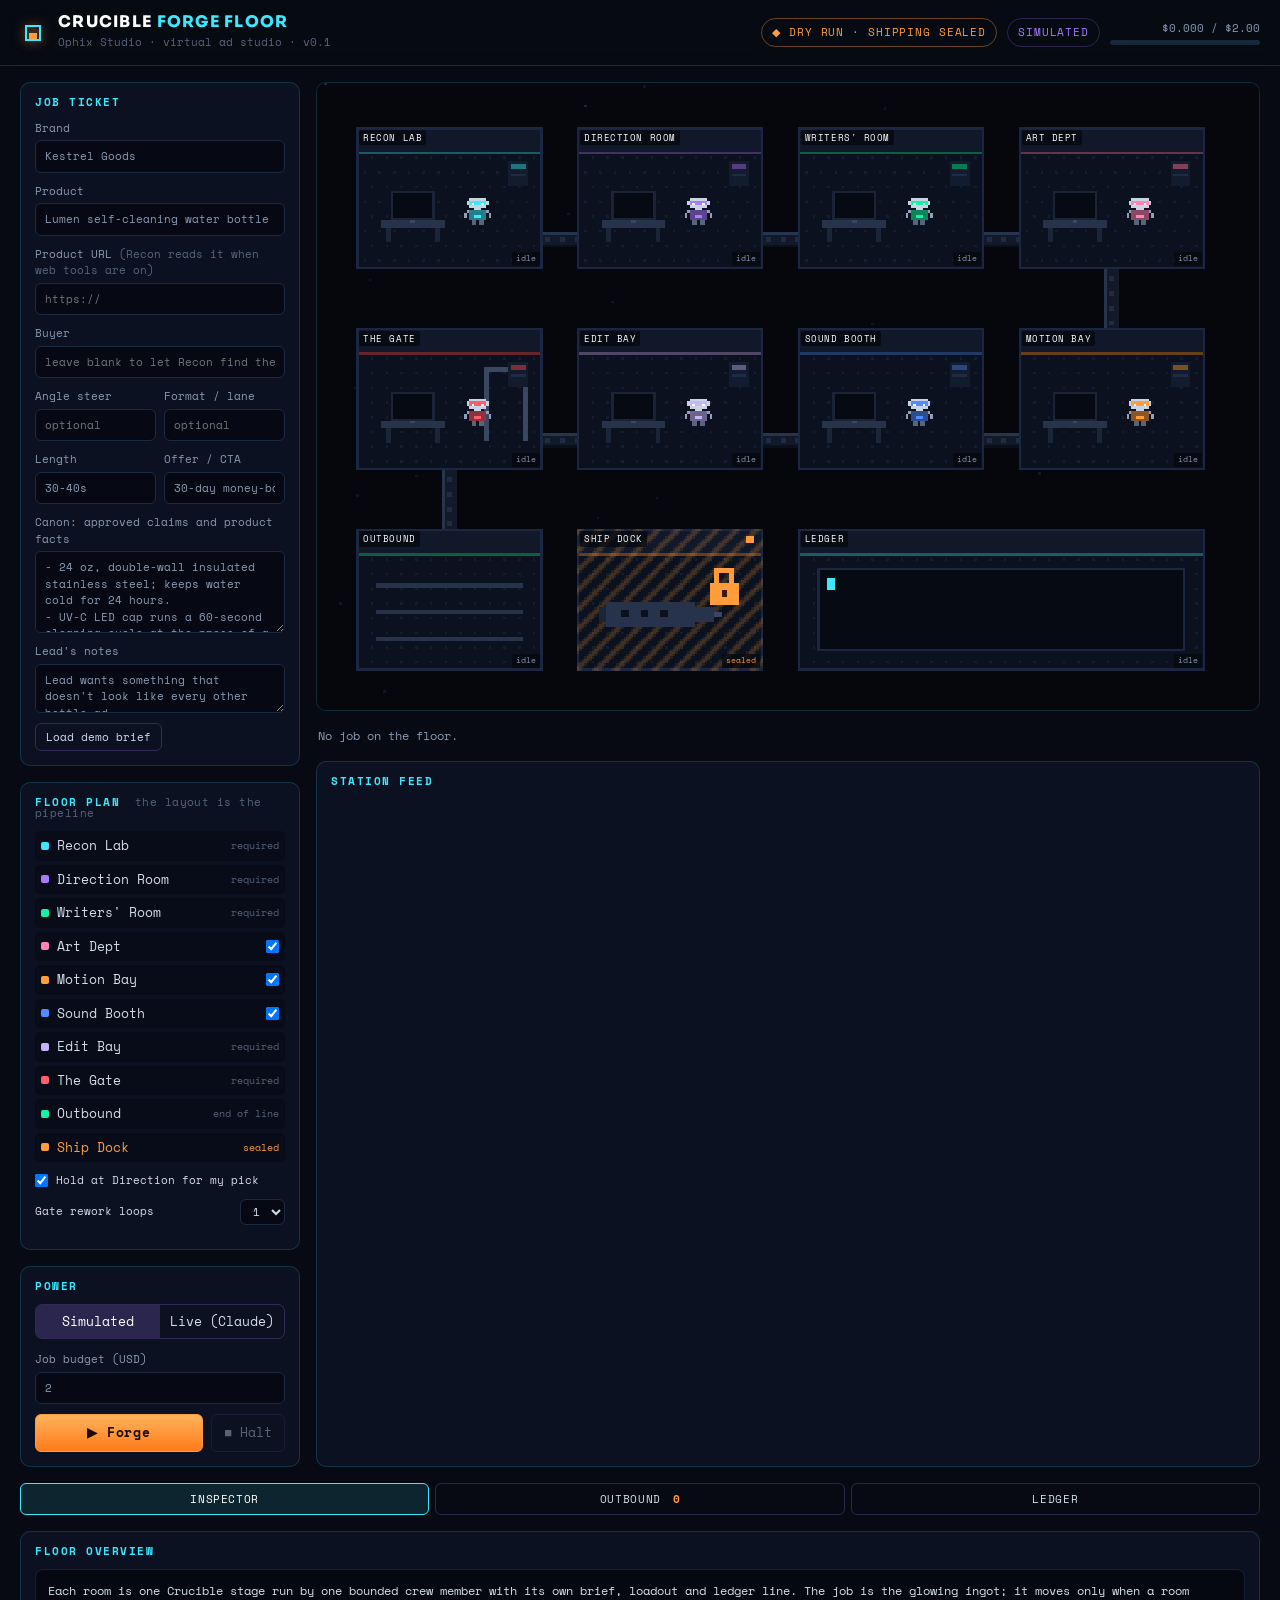
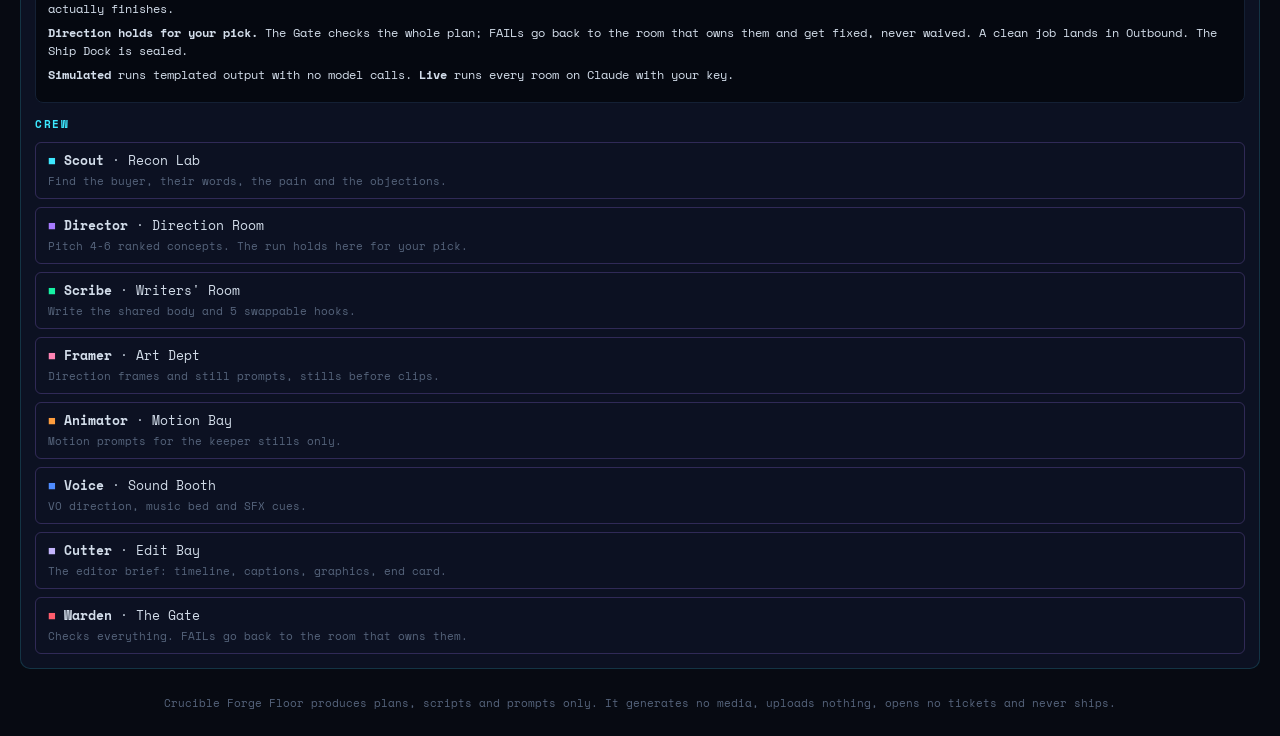
<file: station/index.html>
<!doctype html>
<html lang="en">
<head>
<meta charset="utf-8" />
<meta name="viewport" content="width=device-width, initial-scale=1" />
<meta name="robots" content="noindex, nofollow" />
<title>Crucible Forge Floor</title>
<meta name="description" content="A virtual Crucible: a pixel-art ad studio where a crew of AI agents takes a brief from recon to a Gate-checked ad plan. Dry-run build, shipping sealed." />
<link rel="icon" type="image/png" href="../favicon.png" />
<link rel="stylesheet" href="station.css" />
</head>
<body>
<header class="top">
  <div class="brand">
    <span class="glyph" aria-hidden="true"></span>
    <div>
      <div class="wordmark">CRUCIBLE <span>FORGE FLOOR</span></div>
      <div class="sub">Ophix Studio · virtual ad studio · v0.1</div>
    </div>
  </div>
  <div class="top-right">
    <span class="pill sealed" title="This build cannot upload, ship, create tickets or spend media credits.">◆ DRY RUN · SHIPPING SEALED</span>
    <span class="pill" id="modePill">SIM</span>
    <div class="meter" title="Model spend this job versus the job budget">
      <div class="meter-label"><span id="spendLabel">$0.000</span> / <span id="budgetLabel">$2.00</span></div>
      <div class="meter-bar"><i id="spendBar"></i></div>
    </div>
  </div>
</header>

<main class="layout">
  <!-- LEFT: job ticket + floor plan + power -->
  <aside class="col left">
    <section class="card">
      <h2>Job ticket</h2>
      <form id="brief" autocomplete="off">
        <label>Brand<input name="brand" placeholder="e.g. Northwind Pet Co." /></label>
        <label>Product<input name="product" placeholder="e.g. chew-safe dental comb" /></label>
        <label>Product URL <em>(Recon reads it when web tools are on)</em><input name="url" type="url" placeholder="https://" /></label>
        <label>Buyer<input name="audience" placeholder="leave blank to let Recon find them" /></label>
        <div class="row2">
          <label>Angle steer<input name="angle" placeholder="optional" /></label>
          <label>Format / lane<input name="format" placeholder="optional" /></label>
        </div>
        <div class="row2">
          <label>Length<input name="length" placeholder="30-45s" /></label>
          <label>Offer / CTA<input name="offer" placeholder="optional" /></label>
        </div>
        <label>Canon: approved claims and product facts<textarea name="canon" rows="4" placeholder="Paste the brand skill's approved claims. Anything not here gets flagged NEEDS CLAIM APPROVAL."></textarea></label>
        <label>Lead's notes<textarea name="notes" rows="2" placeholder="optional"></textarea></label>
        <button type="button" class="ghost small" id="demoBrief">Load demo brief</button>
      </form>
    </section>

    <section class="card">
      <h2>Floor plan <em>the layout is the pipeline</em></h2>
      <ul id="floorPlan" class="plan"></ul>
      <label class="check"><input type="checkbox" id="holdDirection" checked /> Hold at Direction for my pick</label>
      <label class="check">Gate rework loops
        <select id="reworkLimit"><option value="0">0</option><option value="1" selected>1</option><option value="2">2</option></select>
      </label>
    </section>

    <section class="card">
      <h2>Power</h2>
      <div class="seg" role="radiogroup" aria-label="Run mode">
        <button type="button" data-mode="sim" class="on">Simulated</button>
        <button type="button" data-mode="live">Live (Claude)</button>
      </div>
      <div id="liveBox" class="live-box" hidden>
        <label>Anthropic API key<input id="apiKey" type="password" placeholder="sk-ant-…" spellcheck="false" /></label>
        <label class="check"><input type="checkbox" id="rememberKey" /> Remember on this device</label>
        <label>Model
          <select id="model">
            <option value="claude-opus-5" selected>Claude Opus 5 · $5 / $25</option>
            <option value="claude-sonnet-5">Claude Sonnet 5 · $2 / $10</option>
            <option value="claude-haiku-4-5">Claude Haiku 4.5 · $1 / $5</option>
          </select>
        </label>
        <label class="check"><input type="checkbox" id="webTools" checked /> Recon may search and read the web</label>
        <p class="fine">The key stays in this browser and goes only to api.anthropic.com. Per-job cap below; the run halts when it's hit.</p>
      </div>
      <label>Job budget (USD)<input id="budget" type="number" min="0.1" step="0.1" value="2" /></label>
      <div class="actions">
        <button type="button" id="runBtn" class="primary">▶ Forge</button>
        <button type="button" id="stopBtn" class="ghost" disabled>■ Halt</button>
      </div>
    </section>
  </aside>

  <!-- CENTER: the floor + feed -->
  <section class="col center">
    <div class="floor-wrap">
      <canvas id="floor" width="384" height="256" aria-label="Pixel-art view of the Forge Floor. Each room is a crew member; the glowing ingot shows where the job is."></canvas>
      <div id="overlay" class="overlay"></div>
    </div>
    <div class="status-strip">
      <span id="jobLabel">No job on the floor.</span>
      <span id="stageLabel"></span>
    </div>
    <section class="card feed-card">
      <h2>Station feed</h2>
      <ol id="feed" class="feed" aria-live="polite"></ol>
    </section>
  </section>

  <!-- RIGHT: inspector / outbound / ledger -->
  <aside class="col right">
    <div class="tabs" role="tablist">
      <button type="button" role="tab" data-tab="inspect" class="on">Inspector</button>
      <button type="button" role="tab" data-tab="outbound">Outbound <b id="outCount">0</b></button>
      <button type="button" role="tab" data-tab="ledger">Ledger</button>
    </div>
    <section class="card tabpane" id="tab-inspect">
      <div id="inspector"></div>
    </section>
    <section class="card tabpane" id="tab-outbound" hidden>
      <div id="outbound"></div>
    </section>
    <section class="card tabpane" id="tab-ledger" hidden>
      <div id="ledger"></div>
    </section>
  </aside>
</main>

<footer class="foot">
  Crucible Forge Floor produces plans, scripts and prompts only. It generates no media, uploads nothing, opens no tickets and never ships.
</footer>

<script src="crew.js"></script>
<script src="station.js"></script>
</body>
</html>
</file>
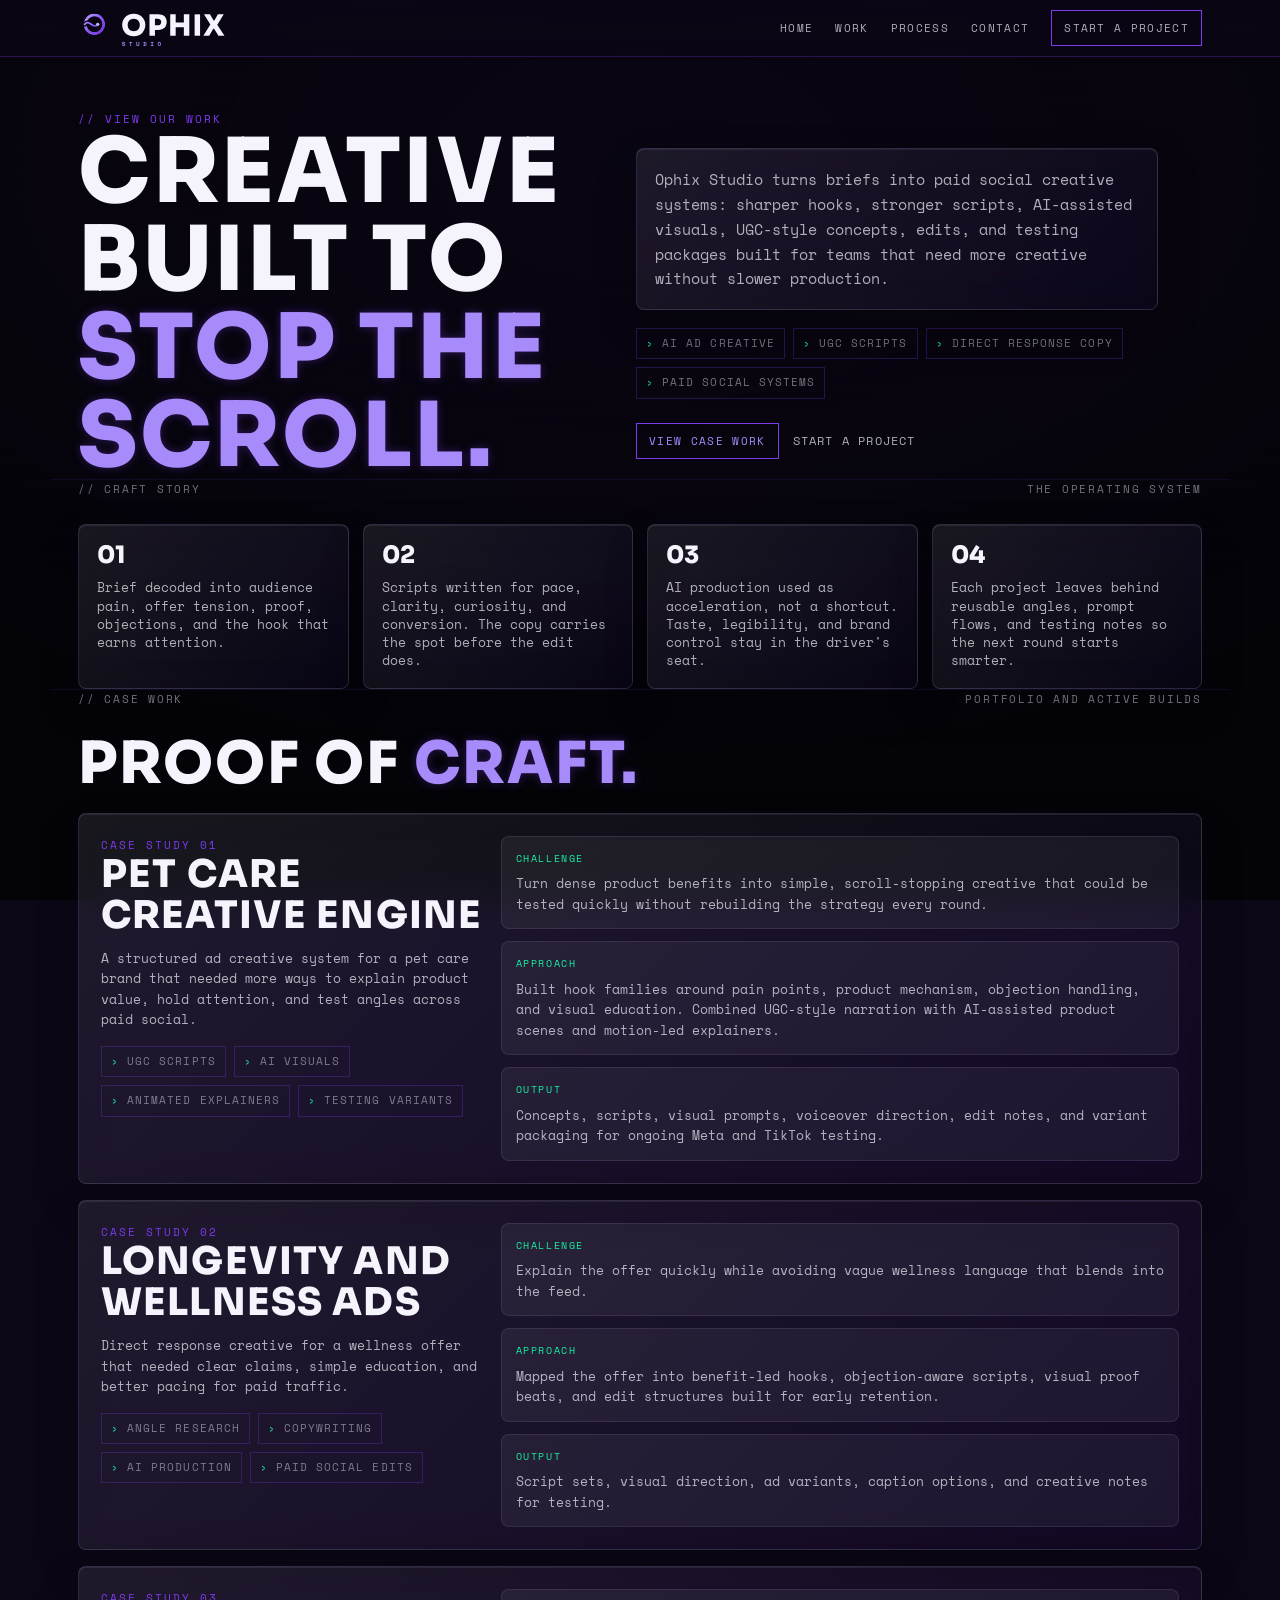
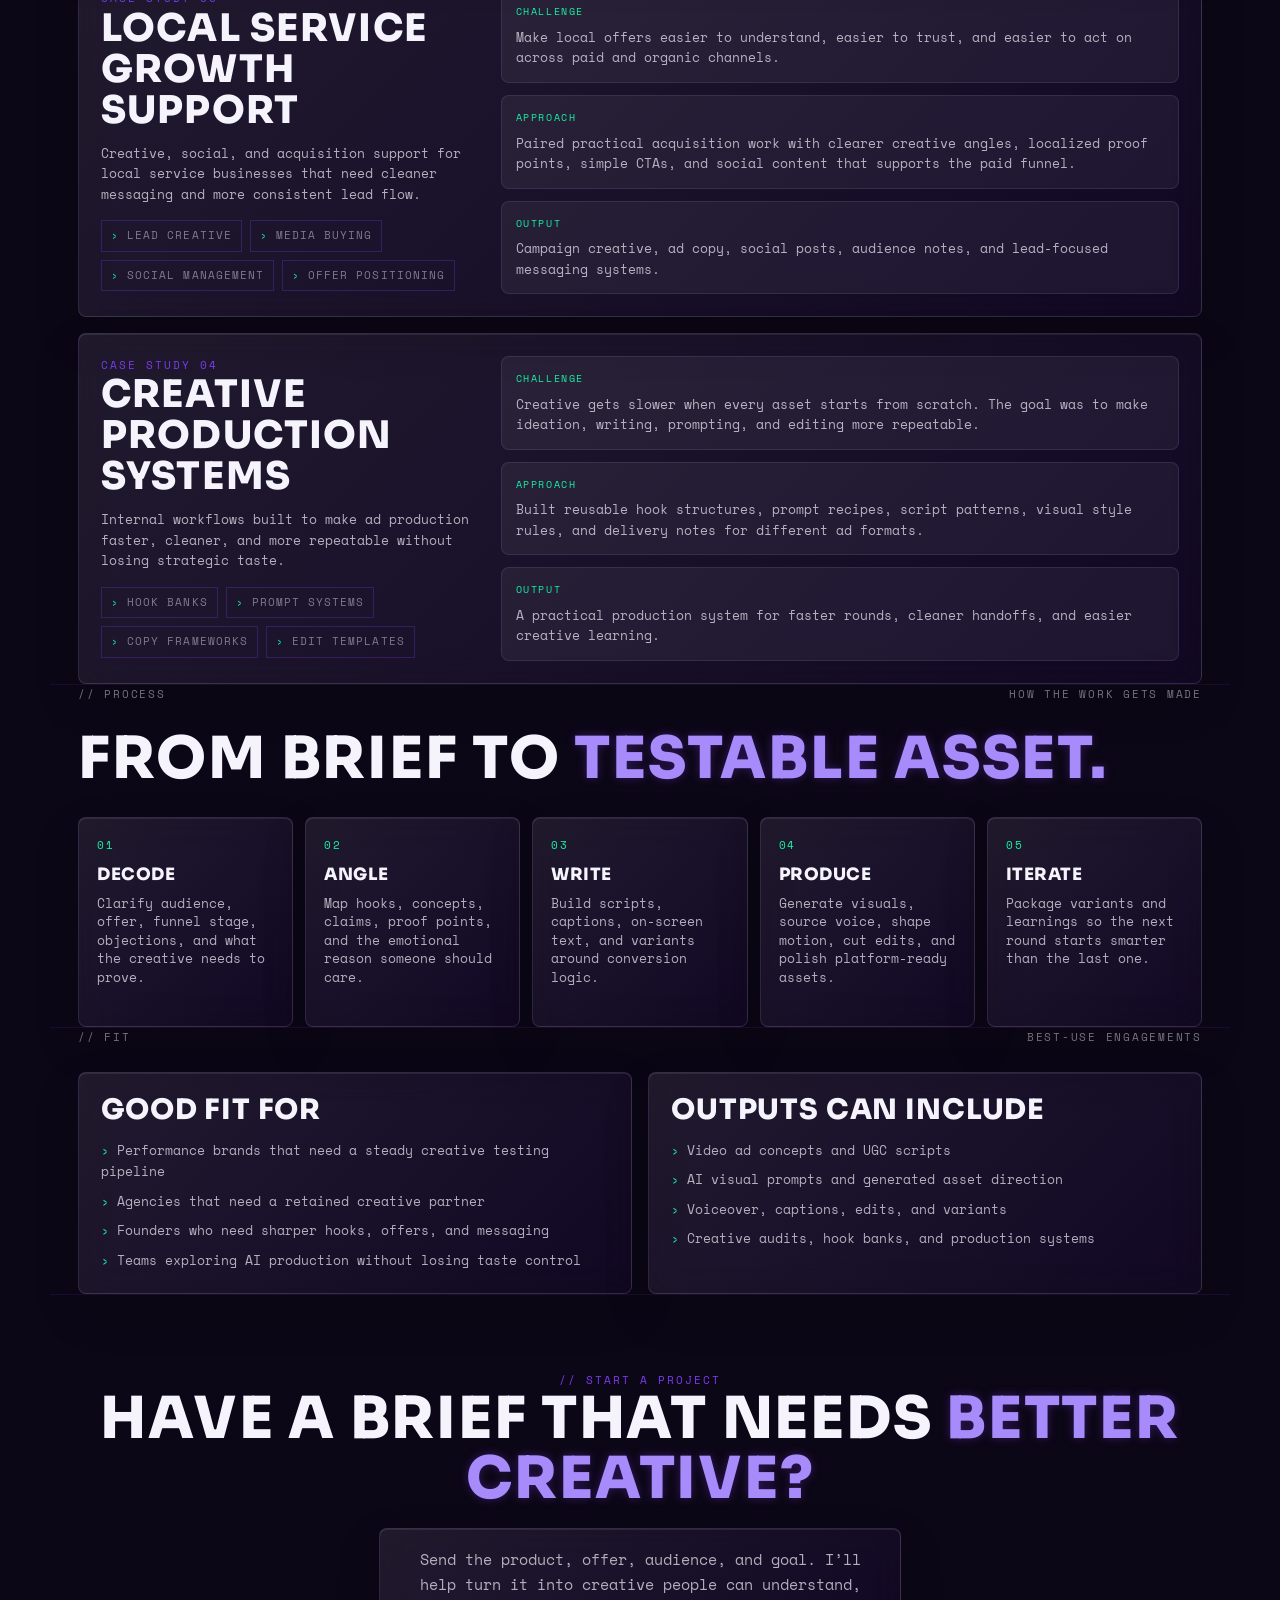
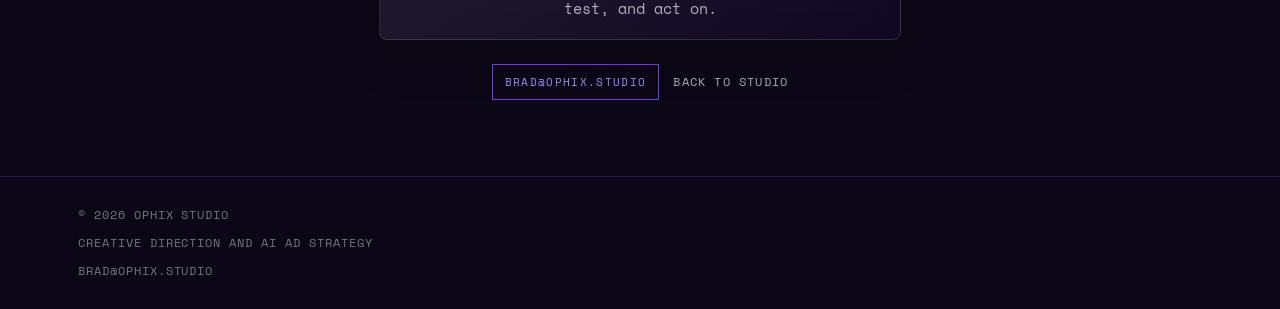
<file: work.html>
<!DOCTYPE html>
<html lang="en">
<head>
<meta charset="UTF-8" />
<meta name="viewport" content="width=device-width, initial-scale=1.0" />
<title>View Our Work | Ophix Studio</title>
<meta name="description" content="AI-Powered Creative Strategy, UGC Ads &amp; Performance Marketing" />
<meta name="robots" content="index, follow, max-image-preview:large" />
<meta name="author" content="Ophix Studio" />
<meta name="theme-color" content="#0C0716" />
<link rel="canonical" href="https://www.ophix.studio/work.html" />

<meta property="og:title" content="View Our Work | Ophix Studio" />
<meta property="og:description" content="AI-Powered Creative Strategy, UGC Ads &amp; Performance Marketing" />
<meta property="og:image" content="https://www.ophix.studio/og-image.jpg" />
<meta property="og:image:secure_url" content="https://www.ophix.studio/og-image.jpg" />
<meta property="og:image:type" content="image/jpeg" />
<meta property="og:image:width" content="1200" />
<meta property="og:image:height" content="630" />
<meta property="og:image:alt" content="Ophix Studio - AI-Powered Creative Strategy, UGC Ads &amp; Performance Marketing" />
<meta property="og:url" content="https://www.ophix.studio/work.html" />
<meta property="og:type" content="website" />
<meta property="og:site_name" content="Ophix Studio" />
<meta property="og:locale" content="en_US" />

<meta name="twitter:card" content="summary_large_image" />
<meta name="twitter:title" content="View Our Work | Ophix Studio" />
<meta name="twitter:description" content="AI-Powered Creative Strategy, UGC Ads &amp; Performance Marketing" />
<meta name="twitter:image" content="https://www.ophix.studio/og-image.jpg" />
<meta name="twitter:image:alt" content="Ophix Studio - AI-Powered Creative Strategy, UGC Ads &amp; Performance Marketing" />

<link rel="icon" type="image/png" sizes="180x180" href="https://www.ophix.studio/favicon.png" />
<link rel="icon" type="image/x-icon" href="https://www.ophix.studio/favicon.ico" />
<link rel="shortcut icon" href="https://www.ophix.studio/favicon.ico" />
<link rel="apple-touch-icon" sizes="180x180" href="https://www.ophix.studio/favicon.png" />
<style>
  @font-face{font-family:"Sora";src:url("brand/fonts/Sora-800.ttf") format("truetype");font-weight:800;font-style:normal;font-display:swap}
  @font-face{font-family:"Space Mono";src:url("brand/fonts/SpaceMono-Regular.ttf") format("truetype");font-weight:400;font-style:normal;font-display:swap}
  @font-face{font-family:"Space Mono";src:url("brand/fonts/SpaceMono-Bold.ttf") format("truetype");font-weight:700;font-style:normal;font-display:swap}
  :root{
    --bg:#0C0716;--panel:rgba(21,12,40,.70);--line:rgba(124,58,237,.28);
    --line-soft:rgba(124,58,237,.12);--violet:#7C3AED;--light:#A78BFA;
    --green:#16F2A4;--text:#F5F3FC;--dim:rgba(245,243,252,.70);
    --faint:rgba(245,243,252,.46);--maxw:1180px;
  }
  *{box-sizing:border-box;margin:0;padding:0}
  html{scroll-behavior:smooth;background:var(--bg);overflow-x:hidden}
  body{background:transparent;color:var(--text);font-family:"Space Mono",ui-monospace,monospace;font-size:15px;line-height:1.65;overflow-x:hidden}
  a{color:inherit;text-decoration:none}
  img{max-width:100%;display:block}
  #matrix{position:fixed;inset:0;z-index:-3;display:block}
  .overlay{position:fixed;inset:0;z-index:-2;pointer-events:none;background:radial-gradient(110% 90% at 50% 18%, rgba(12,7,22,.30), rgba(4,4,7,.82) 76%)}
  .scan{position:fixed;inset:0;z-index:-2;pointer-events:none;opacity:.45;background:repeating-linear-gradient(to bottom, transparent 0, transparent 2px, rgba(0,0,0,.18) 3px)}
  .wrap{max-width:var(--maxw);margin:0 auto;padding:0 28px}
  header{position:fixed;top:0;left:0;right:0;z-index:60;background:rgba(12,7,22,.78);backdrop-filter:blur(12px);border-bottom:1px solid var(--line)}
  nav{display:flex;align-items:center;justify-content:space-between;max-width:var(--maxw);margin:0 auto;padding:8px 28px}
  .brand{display:flex;align-items:center;width:148px;min-width:148px}
  .brand-logo{width:148px;height:auto}
  .navlinks{display:flex;gap:22px;align-items:center}
  .navlinks a{font-size:11px;letter-spacing:.12em;text-transform:uppercase;color:var(--dim)}
  .navlinks a:hover{color:var(--text)}
  .btn{font-family:"Space Mono",monospace;border:1px solid var(--violet);color:var(--light);background:transparent;padding:8px 12px;font-size:11px;letter-spacing:.12em;text-transform:uppercase;cursor:pointer}
  .btn:hover{background:var(--violet);color:#0C0716}
  section{position:relative;padding:70px 0;border-top:1px solid var(--line-soft)}
  .hero{padding-top:110px;border-top:0}
  .hero-grid{display:grid;grid-template-columns:minmax(0,.95fr) minmax(380px,1.05fr);gap:46px;align-items:center}
  .kicker{font-size:11px;letter-spacing:.18em;text-transform:uppercase;color:var(--violet)}
  h1,h2,h3{font-family:"Sora",sans-serif;font-weight:800;text-transform:uppercase;letter-spacing:.03em;color:var(--text)}
  h1{font-size:clamp(42px,7vw,92px);line-height:.98}
  h2{font-size:clamp(30px,4.8vw,58px);line-height:1.04}
  h3{font-size:clamp(20px,2.2vw,30px);line-height:1.08}
  .vi{color:var(--light);text-shadow:0 0 10px rgba(124,58,237,.34)}
  .glass,.case,.step,.proof,.metric{
    background:linear-gradient(135deg, rgba(245,243,252,.085), rgba(124,58,237,.045));
    border:1px solid rgba(196,181,253,.16);border-radius:8px;
    box-shadow:inset 0 1px 0 rgba(255,255,255,.08),0 18px 44px rgba(0,0,0,.18);
    backdrop-filter:blur(18px) saturate(145%);
  }
  .lead{padding:18px;margin-top:18px;color:var(--dim);max-width:58ch}
  .tags,.meta{display:flex;flex-wrap:wrap;gap:8px;margin-top:18px}
  .tag,.meta span{font-size:10.5px;letter-spacing:.1em;text-transform:uppercase;color:var(--faint);border:1px solid var(--line);padding:6px 9px}
  .tag::before,.meta span::before{content:"› ";color:var(--green)}
  .hero-actions{display:flex;gap:14px;flex-wrap:wrap;margin-top:24px;align-items:center}
  .text-link{font-size:12px;letter-spacing:.1em;text-transform:uppercase;color:var(--dim)}
  .text-link:hover{color:var(--green)}
  .section-head{display:flex;justify-content:space-between;gap:16px;align-items:end;margin-bottom:26px;color:var(--faint);font-size:11px;letter-spacing:.16em;text-transform:uppercase}
  .story-grid{display:grid;grid-template-columns:repeat(4,1fr);gap:14px}
  .metric{padding:18px;min-height:156px}
  .metric strong{display:block;font-family:"Sora",sans-serif;font-weight:800;text-transform:uppercase;font-size:24px;color:var(--text);line-height:1}
  .metric span{display:block;margin-top:12px;color:var(--dim);font-size:12.5px;line-height:1.45}
  .case-study{display:grid;grid-template-columns:minmax(260px,.72fr) minmax(0,1.28fr);gap:18px;padding:22px;margin-top:18px}
  .case-study + .case-study{margin-top:16px}
  .case-study h3{font-size:clamp(24px,3vw,38px)}
  .case-study p{color:var(--dim);font-size:13px;line-height:1.58;margin-top:12px}
  .case-brief{display:grid;gap:12px}
  .brief-block{padding:14px;background:rgba(245,243,252,.055);border:1px solid rgba(196,181,253,.12);border-radius:8px}
  .brief-block span{display:block;font-size:10px;letter-spacing:.16em;text-transform:uppercase;color:var(--green);margin-bottom:6px}
  .brief-block p{margin:0}
  .deliverables{display:flex;flex-wrap:wrap;gap:8px;margin-top:16px}
  .deliverables span{font-size:10.5px;letter-spacing:.1em;text-transform:uppercase;color:var(--faint);border:1px solid var(--line);padding:6px 9px}
  .deliverables span::before{content:"› ";color:var(--green)}
  .case-grid{display:grid;grid-template-columns:repeat(2,minmax(0,1fr));grid-auto-rows:1fr;gap:16px}
  .case{padding:22px;display:flex;flex-direction:column;min-height:330px}
  .case p{padding:14px;margin-top:12px;color:var(--dim);font-size:13px;line-height:1.56;background:rgba(245,243,252,.055);border:1px solid rgba(196,181,253,.12);border-radius:8px}
  .case .meta{margin-top:auto;padding-top:16px}
  .steps{display:grid;grid-template-columns:repeat(5,1fr);gap:12px}
  .step{padding:18px;min-height:210px}
  .step .num{font-size:11px;color:var(--green);letter-spacing:.16em;text-transform:uppercase}
  .step h3{font-size:17px;margin-top:12px}
  .step p{font-size:12.5px;color:var(--dim);line-height:1.48;margin-top:10px}
  .proof-grid{display:grid;grid-template-columns:1fr 1fr;gap:16px}
  .proof{padding:22px}
  .proof ul{list-style:none;margin-top:14px;display:grid;gap:8px}
  .proof li{font-size:13px;color:var(--dim)}
  .proof li::before{content:"› ";color:var(--green)}
  .cta{text-align:center;padding:76px 0}
  .cta .lead{margin:18px auto 0}
  footer{border-top:1px solid var(--line);padding:28px 0}
  .foot{display:flex;flex-direction:column;gap:8px;align-items:flex-start;font-size:12px;letter-spacing:.08em;text-transform:uppercase;color:var(--faint)}
  @media(max-width:880px){
    nav{padding:8px 18px}.brand,.brand-logo{width:124px;min-width:124px}.navlinks{gap:12px}.navlinks a:nth-child(n+3){display:none}
    .hero{padding-top:86px}.hero-grid{grid-template-columns:1fr;gap:24px}
    .case-study{grid-template-columns:1fr;padding:18px}
    .story-grid,.case-grid,.steps,.proof-grid{display:flex;gap:12px;margin-left:-28px;margin-right:-28px;padding:2px 28px 18px;overflow-x:auto;scroll-snap-type:x mandatory;scroll-padding:28px;scrollbar-width:none}
    .story-grid::-webkit-scrollbar,.case-grid::-webkit-scrollbar,.steps::-webkit-scrollbar,.proof-grid::-webkit-scrollbar{display:none}
    .story-grid>*,.case-grid>*,.steps>*,.proof-grid>*{flex:0 0 min(82vw,330px);scroll-snap-align:start}
    .case{min-height:380px}.step{min-height:230px}
    section{padding:54px 0}.section-head{align-items:flex-start;flex-direction:column}
  }
</style>
</head>
<body>
<canvas id="matrix"></canvas>
<div class="overlay"></div>
<div class="scan"></div>
<header>
  <nav>
    <a class="brand" href="index.html"><img class="brand-logo" src="brand/svg/ophix-logo-horizontal.svg" alt="OPHIX Studio" /></a>
    <div class="navlinks">
      <a href="index.html">Home</a>
      <a href="#work">Work</a>
      <a href="#process">Process</a>
      <a href="#contact">Contact</a>
      <a class="btn" href="mailto:brad@ophix.studio">Start a Project</a>
    </div>
  </nav>
</header>

<main>
  <section class="hero wrap">
    <div class="hero-grid">
      <div>
        <div class="kicker">// View our work</div>
        <h1>Creative built to <span class="vi">stop the scroll.</span></h1>
      </div>
      <div>
        <p class="lead glass">
          Ophix Studio turns briefs into paid social creative systems: sharper hooks, stronger scripts,
          AI-assisted visuals, UGC-style concepts, edits, and testing packages built for teams that need more creative without slower production.
        </p>
        <div class="tags">
          <span class="tag">AI ad creative</span><span class="tag">UGC scripts</span>
          <span class="tag">Direct response copy</span><span class="tag">Paid social systems</span>
        </div>
        <div class="hero-actions">
          <a class="btn" href="#work">View case work</a>
          <a class="text-link" href="mailto:brad@ophix.studio">Start a project</a>
        </div>
      </div>
    </div>
  </section>

  <section class="wrap">
    <div class="section-head"><span>// Craft story</span><span>The operating system</span></div>
    <div class="story-grid">
      <div class="metric"><strong>01</strong><span>Brief decoded into audience pain, offer tension, proof, objections, and the hook that earns attention.</span></div>
      <div class="metric"><strong>02</strong><span>Scripts written for pace, clarity, curiosity, and conversion. The copy carries the spot before the edit does.</span></div>
      <div class="metric"><strong>03</strong><span>AI production used as acceleration, not a shortcut. Taste, legibility, and brand control stay in the driver's seat.</span></div>
      <div class="metric"><strong>04</strong><span>Each project leaves behind reusable angles, prompt flows, and testing notes so the next round starts smarter.</span></div>
    </div>
  </section>

  <section class="wrap" id="work">
    <div class="section-head"><span>// Case work</span><span>Portfolio and active builds</span></div>
    <h2>Proof of <span class="vi">craft.</span></h2>

    <article class="case-study glass">
      <div>
        <div class="kicker">Case Study 01</div>
        <h3>Pet care creative engine</h3>
        <p>A structured ad creative system for a pet care brand that needed more ways to explain product value, hold attention, and test angles across paid social.</p>
        <div class="deliverables"><span>UGC scripts</span><span>AI visuals</span><span>Animated explainers</span><span>Testing variants</span></div>
      </div>
      <div class="case-brief">
        <div class="brief-block"><span>Challenge</span><p>Turn dense product benefits into simple, scroll-stopping creative that could be tested quickly without rebuilding the strategy every round.</p></div>
        <div class="brief-block"><span>Approach</span><p>Built hook families around pain points, product mechanism, objection handling, and visual education. Combined UGC-style narration with AI-assisted product scenes and motion-led explainers.</p></div>
        <div class="brief-block"><span>Output</span><p>Concepts, scripts, visual prompts, voiceover direction, edit notes, and variant packaging for ongoing Meta and TikTok testing.</p></div>
      </div>
    </article>

    <article class="case-study glass">
      <div>
        <div class="kicker">Case Study 02</div>
        <h3>Longevity and wellness ads</h3>
        <p>Direct response creative for a wellness offer that needed clear claims, simple education, and better pacing for paid traffic.</p>
        <div class="deliverables"><span>Angle research</span><span>Copywriting</span><span>AI production</span><span>Paid social edits</span></div>
      </div>
      <div class="case-brief">
        <div class="brief-block"><span>Challenge</span><p>Explain the offer quickly while avoiding vague wellness language that blends into the feed.</p></div>
        <div class="brief-block"><span>Approach</span><p>Mapped the offer into benefit-led hooks, objection-aware scripts, visual proof beats, and edit structures built for early retention.</p></div>
        <div class="brief-block"><span>Output</span><p>Script sets, visual direction, ad variants, caption options, and creative notes for testing.</p></div>
      </div>
    </article>

    <article class="case-study glass">
      <div>
        <div class="kicker">Case Study 03</div>
        <h3>Local service growth support</h3>
        <p>Creative, social, and acquisition support for local service businesses that need cleaner messaging and more consistent lead flow.</p>
        <div class="deliverables"><span>Lead creative</span><span>Media buying</span><span>Social management</span><span>Offer positioning</span></div>
      </div>
      <div class="case-brief">
        <div class="brief-block"><span>Challenge</span><p>Make local offers easier to understand, easier to trust, and easier to act on across paid and organic channels.</p></div>
        <div class="brief-block"><span>Approach</span><p>Paired practical acquisition work with clearer creative angles, localized proof points, simple CTAs, and social content that supports the paid funnel.</p></div>
        <div class="brief-block"><span>Output</span><p>Campaign creative, ad copy, social posts, audience notes, and lead-focused messaging systems.</p></div>
      </div>
    </article>

    <article class="case-study glass">
      <div>
        <div class="kicker">Case Study 04</div>
        <h3>Creative production systems</h3>
        <p>Internal workflows built to make ad production faster, cleaner, and more repeatable without losing strategic taste.</p>
        <div class="deliverables"><span>Hook banks</span><span>Prompt systems</span><span>Copy frameworks</span><span>Edit templates</span></div>
      </div>
      <div class="case-brief">
        <div class="brief-block"><span>Challenge</span><p>Creative gets slower when every asset starts from scratch. The goal was to make ideation, writing, prompting, and editing more repeatable.</p></div>
        <div class="brief-block"><span>Approach</span><p>Built reusable hook structures, prompt recipes, script patterns, visual style rules, and delivery notes for different ad formats.</p></div>
        <div class="brief-block"><span>Output</span><p>A practical production system for faster rounds, cleaner handoffs, and easier creative learning.</p></div>
      </div>
    </article>
  </section>

  <section class="wrap" id="process">
    <div class="section-head"><span>// Process</span><span>How the work gets made</span></div>
    <h2>From brief to <span class="vi">testable asset.</span></h2>
    <div class="steps" style="margin-top:28px">
      <div class="step"><div class="num">01</div><h3>Decode</h3><p>Clarify audience, offer, funnel stage, objections, and what the creative needs to prove.</p></div>
      <div class="step"><div class="num">02</div><h3>Angle</h3><p>Map hooks, concepts, claims, proof points, and the emotional reason someone should care.</p></div>
      <div class="step"><div class="num">03</div><h3>Write</h3><p>Build scripts, captions, on-screen text, and variants around conversion logic.</p></div>
      <div class="step"><div class="num">04</div><h3>Produce</h3><p>Generate visuals, source voice, shape motion, cut edits, and polish platform-ready assets.</p></div>
      <div class="step"><div class="num">05</div><h3>Iterate</h3><p>Package variants and learnings so the next round starts smarter than the last one.</p></div>
    </div>
  </section>

  <section class="wrap">
    <div class="section-head"><span>// Fit</span><span>Best-use engagements</span></div>
    <div class="proof-grid">
      <div class="proof">
        <h3>Good fit for</h3>
        <ul>
          <li>Performance brands that need a steady creative testing pipeline</li>
          <li>Agencies that need a retained creative partner</li>
          <li>Founders who need sharper hooks, offers, and messaging</li>
          <li>Teams exploring AI production without losing taste control</li>
        </ul>
      </div>
      <div class="proof">
        <h3>Outputs can include</h3>
        <ul>
          <li>Video ad concepts and UGC scripts</li>
          <li>AI visual prompts and generated asset direction</li>
          <li>Voiceover, captions, edits, and variants</li>
          <li>Creative audits, hook banks, and production systems</li>
        </ul>
      </div>
    </div>
  </section>

  <section class="cta wrap" id="contact">
    <div class="kicker">// Start a project</div>
    <h2>Have a brief that needs <span class="vi">better creative?</span></h2>
    <p class="lead glass">Send the product, offer, audience, and goal. I’ll help turn it into creative people can understand, test, and act on.</p>
    <div class="hero-actions" style="justify-content:center">
      <a class="btn" href="mailto:brad@ophix.studio">brad@ophix.studio</a>
      <a class="text-link" href="index.html">Back to studio</a>
    </div>
  </section>
</main>

<footer>
  <div class="wrap foot">
    <span>© <span id="yr"></span> Ophix Studio</span>
    <span>Creative direction and AI ad strategy</span>
    <a href="mailto:brad@ophix.studio">brad@ophix.studio</a>
  </div>
</footer>

<script>
  document.getElementById('yr').textContent = new Date().getFullYear();
  (function(){
    const cvs=document.getElementById('matrix'),ctx=cvs.getContext('2d');
    let cols,drops,fs=16;
    const glyphs='アイウエオカキクケコサシスセソタチツテトナニヌネノ0123456789ABCDEF#%@*+=<>{}/01OPHIXSTUDIO'.split('');
    const colors=['#16F2A4','#0FC77E','#A78BFA','#7C3AED','#4AE7B0'];
    function resize(){cvs.width=innerWidth;cvs.height=innerHeight;fs=innerWidth<700?13:16;cols=Math.ceil(cvs.width/fs);drops=Array.from({length:cols},()=>Math.random()*-60)}
    resize();addEventListener('resize',resize);
    let last=0;
    function draw(t){requestAnimationFrame(draw);if(t-last<1000/26)return;last=t;ctx.fillStyle='rgba(4,4,7,.105)';ctx.fillRect(0,0,cvs.width,cvs.height);ctx.font=fs+'px "Space Mono", monospace';for(let i=0;i<cols;i++){const ch=glyphs[(Math.random()*glyphs.length)|0],x=i*fs,y=drops[i]*fs;if(Math.random()>.968){ctx.fillStyle='#F5F3FC';ctx.shadowColor=Math.random()>.5?'#16F2A4':'#7C3AED';ctx.shadowBlur=9}else{ctx.fillStyle=colors[(Math.random()*colors.length)|0];ctx.globalAlpha=Math.random()>.58?.8:.42;ctx.shadowBlur=0}ctx.fillText(ch,x,y);ctx.globalAlpha=1;if(y>cvs.height&&Math.random()>.975)drops[i]=0;drops[i]++}ctx.shadowBlur=0}
    requestAnimationFrame(draw);
  })();
</script>
</body>
</html>
</file>
<file: station/station.css>
@font-face{font-family:"Sora";src:url("../brand/fonts/Sora-800.ttf") format("truetype");font-weight:800;font-display:swap}
@font-face{font-family:"Space Mono";src:url("../brand/fonts/SpaceMono-Regular.ttf") format("truetype");font-weight:400;font-display:swap}
@font-face{font-family:"Space Mono";src:url("../brand/fonts/SpaceMono-Bold.ttf") format("truetype");font-weight:700;font-display:swap}

:root{
  --bg:#070A12;
  --bg2:#0B1020;
  --panel:rgba(14,20,38,.82);
  --line:rgba(61,232,255,.16);
  --line2:rgba(167,123,255,.24);
  --cyan:#3DE8FF;
  --violet:#A77BFF;
  --green:#16F2A4;
  --molten:#FF9D3D;
  --red:#FF5C6C;
  --warn:#FFBF73;
  --text:#D3DDEA;
  --dim:#8A9AB2;
  --faint:#56647C;
  --mono:"Space Mono",ui-monospace,Menlo,monospace;
}
*{box-sizing:border-box}
html,body{margin:0;background:var(--bg);color:var(--text);font:13px/1.5 var(--mono)}
body{min-height:100vh;background:
  radial-gradient(900px 500px at 70% -10%,rgba(167,123,255,.12),transparent 60%),
  radial-gradient(700px 400px at 10% 110%,rgba(61,232,255,.08),transparent 60%),var(--bg)}
button,input,select,textarea{font:inherit;color:inherit}
h2{font:700 11px/1 var(--mono);letter-spacing:.14em;text-transform:uppercase;color:var(--cyan);margin:0 0 12px}
h2 em{font-style:normal;color:var(--faint);letter-spacing:.04em;text-transform:none;font-weight:400;margin-left:6px}

/* top bar */
.top{display:flex;justify-content:space-between;align-items:center;gap:16px;padding:14px 20px;border-bottom:1px solid var(--line);background:rgba(7,10,18,.8);position:sticky;top:0;z-index:5;backdrop-filter:blur(8px);flex-wrap:wrap}
.brand{display:flex;gap:12px;align-items:center}
.glyph{width:26px;height:26px;background:
  linear-gradient(var(--molten),var(--molten)) 9px 14px/8px 6px no-repeat,
  linear-gradient(var(--cyan),var(--cyan)) 5px 6px/16px 2px no-repeat,
  linear-gradient(var(--cyan),var(--cyan)) 5px 6px/2px 16px no-repeat,
  linear-gradient(var(--cyan),var(--cyan)) 19px 6px/2px 16px no-repeat,
  linear-gradient(var(--cyan),var(--cyan)) 5px 20px/16px 2px no-repeat;
  filter:drop-shadow(0 0 6px rgba(255,157,61,.6));image-rendering:pixelated}
.wordmark{font:800 16px/1 "Sora",sans-serif;letter-spacing:.08em;color:#fff}
.wordmark span{color:var(--cyan);font-weight:800}
.sub{color:var(--faint);font-size:11px;margin-top:4px}
.top-right{display:flex;gap:10px;align-items:center;flex-wrap:wrap}
.pill{border:1px solid var(--line2);padding:5px 10px;border-radius:999px;font-size:11px;letter-spacing:.08em;color:var(--violet)}
.pill.sealed{color:var(--molten);border-color:rgba(255,157,61,.4)}
.pill.live{color:var(--green);border-color:rgba(22,242,164,.45)}
.meter{min-width:150px}
.meter-label{font-size:11px;color:var(--dim);text-align:right}
.meter-bar{height:5px;background:#16283A;border-radius:3px;overflow:hidden;margin-top:4px}
.meter-bar i{display:block;height:100%;width:0;background:linear-gradient(90deg,var(--cyan),var(--violet));transition:width .3s}
.meter-bar i.hot{background:linear-gradient(90deg,var(--molten),var(--red))}

/* layout */
.layout{display:grid;grid-template-columns:300px minmax(0,1fr) 400px;gap:16px;padding:16px 20px;max-width:1680px;margin:0 auto}
.col{display:flex;flex-direction:column;gap:16px;min-width:0}
.card{background:var(--panel);border:1px solid var(--line);border-radius:10px;padding:14px}
label{display:block;color:var(--dim);font-size:11px;margin-bottom:10px}
label em{font-style:normal;color:var(--faint)}
input,select,textarea{display:block;width:100%;margin-top:4px;background:#060913;border:1px solid #1C2A40;border-radius:6px;padding:7px 9px;outline:none}
textarea{resize:vertical}
input:focus,select:focus,textarea:focus{border-color:var(--cyan);box-shadow:0 0 0 2px rgba(61,232,255,.14)}
.row2{display:grid;grid-template-columns:1fr 1fr;gap:8px}
.check{display:flex;align-items:center;gap:8px;color:var(--text)}
.check input{width:auto;margin:0}
.check select{width:auto;margin:0 0 0 auto;padding:3px 8px}
.fine{color:var(--faint);font-size:11px;margin:0 0 10px}
button{cursor:pointer;border-radius:6px;border:1px solid var(--line2);background:transparent;padding:8px 12px}
button:disabled{opacity:.4;cursor:not-allowed}
.primary{background:linear-gradient(180deg,#FFB35C,#FF7A1A);border-color:#FF9D3D;color:#1A0B00;font-weight:700;letter-spacing:.06em}
.primary:not(:disabled):hover{filter:brightness(1.08);box-shadow:0 0 18px rgba(255,157,61,.45)}
.ghost:hover:not(:disabled){border-color:var(--cyan);color:#fff}
.small{padding:5px 10px;font-size:11px}
.actions{display:flex;gap:8px}
.actions .primary{flex:1}
.seg{display:grid;grid-template-columns:1fr 1fr;border:1px solid var(--line2);border-radius:7px;overflow:hidden;margin-bottom:12px}
.seg button{border:0;border-radius:0;padding:7px}
.seg button.on{background:rgba(167,123,255,.2);color:#fff}
.live-box{border-left:2px solid var(--green);padding-left:10px;margin-bottom:10px}

/* floor plan */
.plan{list-style:none;margin:0 0 10px;padding:0;display:flex;flex-direction:column;gap:4px}
.plan li{display:flex;align-items:center;gap:8px;padding:5px 6px;border-radius:5px;background:#080C18}
.plan .dot{width:8px;height:8px;border-radius:2px;flex:none}
.plan .nm{flex:1}
.plan .req{color:var(--faint);font-size:10px}
.plan li.off .nm{color:var(--faint);text-decoration:line-through}
.plan li.sealed{color:var(--molten)}
.plan input{width:auto;margin:0}

/* the floor */
.floor-wrap{position:relative;border:1px solid var(--line);border-radius:10px;overflow:hidden;background:#05070D;aspect-ratio:384/256;box-shadow:0 0 40px rgba(61,232,255,.05) inset}
canvas#floor{width:100%;height:100%;display:block;image-rendering:pixelated;image-rendering:crisp-edges}
.overlay{position:absolute;inset:0}
.room-hit{position:absolute;border:0;background:transparent;padding:0;border-radius:3px;display:flex;flex-direction:column;justify-content:space-between;align-items:stretch;text-align:left}
.room-hit:hover,.room-hit.sel{outline:1px solid rgba(61,232,255,.7);outline-offset:1px}
.room-hit .tag{font-size:clamp(7px,.72vw,11px);letter-spacing:.06em;color:#fff;background:rgba(5,7,13,.72);padding:1px 4px;margin:3px;border-radius:2px;align-self:flex-start;white-space:nowrap;text-transform:uppercase}
.room-hit .st{font-size:clamp(7px,.62vw,10px);align-self:flex-end;margin:3px;padding:1px 4px;border-radius:2px;background:rgba(5,7,13,.72);color:var(--dim);white-space:nowrap}
.st.working{color:var(--cyan)} .st.done{color:var(--green)} .st.fail{color:var(--red)} .st.hold{color:var(--warn)} .st.bypass{color:var(--faint)} .st.sealed{color:var(--molten)}
.status-strip{display:flex;justify-content:space-between;gap:10px;color:var(--dim);font-size:12px;padding:0 2px;flex-wrap:wrap}
#stageLabel{color:var(--cyan)}

/* feed */
.feed-card{flex:1;min-height:180px}
.feed{list-style:none;margin:0;padding:0;max-height:300px;overflow:auto;font-size:12px}
.feed li{padding:3px 0;border-bottom:1px dashed #131C2C;display:flex;gap:8px}
.feed time{color:var(--faint);flex:none}
.feed .who{flex:none;font-weight:700}
.feed .ok{color:var(--green)} .feed .bad{color:var(--red)} .feed .warn{color:var(--warn)}

/* tabs */
.tabs{display:flex;gap:6px}
.tabs button{flex:1;padding:7px 6px;font-size:11px;letter-spacing:.06em;text-transform:uppercase}
.tabs button.on{background:rgba(61,232,255,.12);border-color:var(--cyan);color:#fff}
.tabs b{color:var(--molten);margin-left:4px}
.tabpane{flex:1;min-height:420px;max-height:calc(100vh - 170px);overflow:auto}

/* inspector */
.crew-head{display:flex;gap:12px;align-items:center;margin-bottom:12px}
.avatar{width:44px;height:44px;border-radius:6px;background:#060913;border:1px solid var(--line);image-rendering:pixelated;flex:none}
.crew-head .nm{font:800 15px/1.1 "Sora",sans-serif;color:#fff}
.crew-head .cl{color:var(--dim);font-size:11px}
.chips{display:flex;flex-wrap:wrap;gap:4px;margin:6px 0 10px}
.chip{font-size:10px;border:1px solid var(--line2);color:var(--violet);padding:2px 6px;border-radius:4px}
.kv{display:grid;grid-template-columns:auto 1fr;gap:2px 10px;font-size:11px;color:var(--dim);margin-bottom:12px}
.kv b{color:var(--text);font-weight:400}
.out{background:#050810;border:1px solid #142034;border-radius:8px;padding:12px;font-size:12px;overflow-wrap:anywhere}
.out h3{font:700 11px/1.2 var(--mono);color:var(--cyan);letter-spacing:.08em;text-transform:uppercase;margin:14px 0 6px}
.out h3:first-child{margin-top:0}
.out p{margin:0 0 6px}
.out ul,.out ol{margin:0 0 6px;padding-left:18px}
.out table{border-collapse:collapse;width:100%;font-size:11px;margin:4px 0 8px;display:block;overflow-x:auto}
.out td,.out th{border:1px solid #1A2840;padding:3px 5px;vertical-align:top;text-align:left}
.out .cue{color:var(--violet)}
.out .flag{color:var(--warn);font-weight:700}
.out pre{white-space:pre-wrap;margin:0}
.caret::after{content:"▋";color:var(--cyan);animation:blink 1s steps(1) infinite}
@keyframes blink{50%{opacity:0}}
.badge{display:inline-block;font-size:10px;padding:2px 6px;border-radius:3px;letter-spacing:.08em;margin-left:6px;vertical-align:middle}
.badge.sim{background:rgba(167,123,255,.18);color:var(--violet)}
.badge.live{background:rgba(22,242,164,.16);color:var(--green)}
.empty{color:var(--faint);text-align:center;padding:40px 10px}

/* concepts */
.concepts{display:flex;flex-direction:column;gap:8px}
.concept{border:1px solid #1C2A40;border-radius:8px;padding:10px;background:#060913}
.concept.rec{border-color:rgba(255,157,61,.55)}
.concept .t{font:800 13px/1.2 "Sora",sans-serif;color:#fff;display:flex;justify-content:space-between;gap:6px}
.concept .t small{font:400 10px var(--mono);color:var(--molten)}
.concept .m{color:var(--dim);font-size:11px;margin:4px 0}
.concept .h{color:var(--green);font-size:12px;margin:6px 0}
.concept .r{color:var(--faint);font-size:11px}
.concept button{margin-top:8px;width:100%}
.hold-banner{border:1px solid rgba(255,191,115,.45);background:rgba(255,191,115,.08);color:var(--warn);padding:8px 10px;border-radius:7px;margin-bottom:10px;font-size:12px}

/* gate */
.checks{list-style:none;padding:0;margin:0 0 10px}
.checks li{display:grid;grid-template-columns:48px 1fr;gap:8px;padding:5px 0;border-bottom:1px dashed #131C2C;font-size:12px}
.checks .s{font-weight:700;font-size:10px;letter-spacing:.06em}
.s.PASS{color:var(--green)} .s.WARN{color:var(--warn)} .s.FAIL{color:var(--red)}
.checks .n{color:var(--dim);font-size:11px}
.verdict{font:800 22px/1 "Sora",sans-serif;margin:0 0 6px}
.verdict.PASS{color:var(--green)} .verdict.FAIL{color:var(--red)}
.hooks{display:flex;flex-direction:column;gap:5px}
.hookbar{display:grid;grid-template-columns:28px 1fr 22px;gap:8px;align-items:center;font-size:11px}
.hookbar i{height:6px;border-radius:3px;background:#16283A;position:relative;overflow:hidden}
.hookbar i b{position:absolute;inset:0 auto 0 0;background:linear-gradient(90deg,var(--violet),var(--cyan))}

/* outbound + ledger */
.packet{border:1px solid rgba(22,242,164,.35);border-radius:8px;padding:12px;margin-bottom:10px;background:#050D0C}
.packet.held{border-color:rgba(255,92,108,.4);background:#0D0608}
.packet .t{font:800 13px "Sora",sans-serif;color:#fff}
.packet .m{color:var(--dim);font-size:11px;margin:4px 0 10px}
.packet .btns{display:flex;gap:6px;flex-wrap:wrap}
.dock{border:1px dashed rgba(255,157,61,.5);border-radius:8px;padding:10px;color:var(--molten);font-size:11px;margin-top:12px}
table.led{width:100%;border-collapse:collapse;font-size:11px}
table.led th,table.led td{padding:5px 4px;border-bottom:1px solid #131C2C;text-align:right}
table.led th:first-child,table.led td:first-child{text-align:left}
table.led tfoot td{color:#fff;font-weight:700}

.foot{color:var(--faint);font-size:11px;text-align:center;padding:10px 20px 24px}

@media (max-width:1280px){
  .layout{grid-template-columns:280px minmax(0,1fr)}
  .right{grid-column:1 / -1}
  .tabpane{max-height:none}
}
@media (max-width:820px){
  .layout{grid-template-columns:minmax(0,1fr);padding:12px 16px}
  .top{padding:12px 16px;position:static}
  .meter{min-width:120px}
}
</file>
